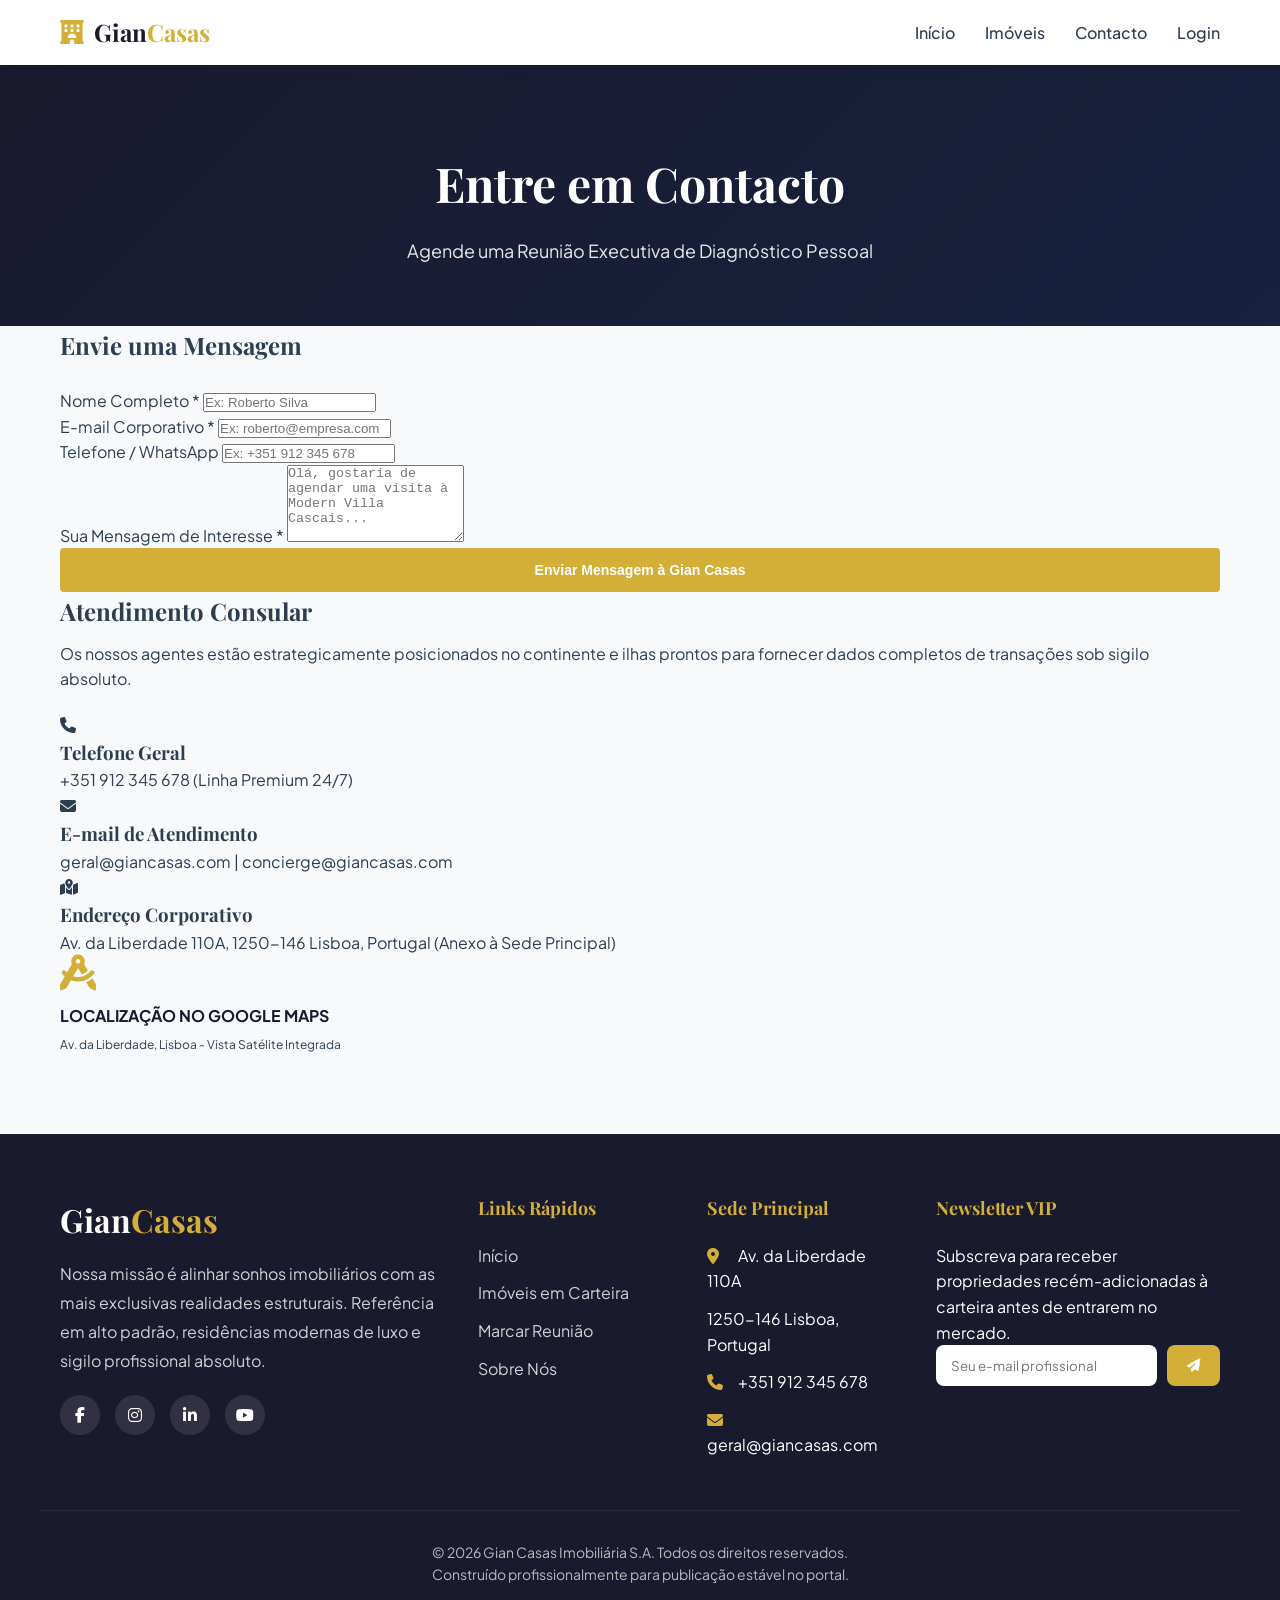
<file: contato.html>
<!DOCTYPE html>
<html lang="pt-PT">
<head>
    <meta charset="UTF-8">
    <meta name="viewport" content="width=device-width, initial-scale=1.0">
    <title>Contacto Consulares - Gian Casas</title>
    <!-- Google Fonts -->
    <link rel="preconnect" href="https://fonts.googleapis.com">
    <link rel="preconnect" href="https://fonts.gstatic.com" crossorigin>
    <link href="https://fonts.googleapis.com/css2?family=Playfair+Display:ital,wght@0,400..900;1,400..900&family=Plus+Jakarta+Sans:ital,wght@0,200..800;1,200..800&display=swap" rel="stylesheet">
    <!-- Font Awesome Icons -->
    <link rel="stylesheet" href="https://cdnjs.cloudflare.com/ajax/libs/font-awesome/6.4.0/css/all.min.css">
    <!-- CSS Estilo -->
    <link rel="stylesheet" href="css/style.css">
</head>
<body>

    <!-- Header Navigation Section -->
    <header class="scrolled">
        <div class="container nav-container" style="height: 65px;">
            <a href="index.html" class="brand">
                <i class="fa-solid fa-hotel" style="color: var(--accent); font-size: 24px;"></i>
                <h1>Gian<span>Casas</span></h1>
            </a>

            <!-- Desktop Links -->
            <nav class="desktop-nav" id="menuNavegacao">
    <a href="index.html" class="nav-link">Início</a>
    <a href="imoveis.html" class="nav-link">Imóveis</a>
    <a href="contato.html" class="nav-link">Contacto</a>
    <a href="login.html" class="nav-link" id="linkLogin">Login</a>
</nav>

            <!-- Hamburger Button for Mobile -->
            <button class="mobile-nav-toggle">&#9776;</button>
        </div>

        <!-- Mobile Drawer Links -->
        <div class="mobile-menu">
            <a href="index.html">Início</a>
            <a href="imoveis.html">Imóveis</a>
            <a href="contato.html">Contacto</a>
            <a href="contato.html" class="btn btn-primary" style="margin-top: 20px;">Falar com Corretor</a>
        </div>
    </header>

    <!-- Page Header (Inner Banner) -->
    <section class="page-header">
        <div class="container">
            <h1>Entre em Contacto</h1>
            <p>Agende uma Reunião Executiva de Diagnóstico Pessoal</p>
        </div>
    </section>

    <!-- Contact Grid System -->
    <section class="container">
        <div class="contact-grid">
            
            <!-- Contact Form Panel -->
            <div class="contact-form-panel">
                <h2 style="font-size: 24px; margin-bottom: 24px;">Envie uma Mensagem</h2>
                <form id="gianContactForm">
                    <!-- Client Name input -->
                    <div class="form-group">
                        <label for="contactNome">Nome Completo *</label>
                        <input type="text" id="contactNome" placeholder="Ex: Roberto Silva" required>
                    </div>

                    <!-- Client Email input -->
                    <div class="form-group">
                        <label for="contactEmail">E-mail Corporativo *</label>
                        <input type="email" id="contactEmail" placeholder="Ex: roberto@empresa.com" required>
                    </div>

                    <!-- Client Phone input -->
                    <div class="form-group">
                        <label for="contactTelefone">Telefone / WhatsApp</label>
                        <input type="tel" id="contactTelefone" placeholder="Ex: +351 912 345 678">
                    </div>

                    <!-- Client Message TextArea input -->
                    <div class="form-group">
                        <label for="contactMensagem">Sua Mensagem de Interesse *</label>
                        <textarea id="contactMensagem" rows="5" placeholder="Olá, gostaria de agendar uma visita à Modern Villa Cascais..." required></textarea>
                    </div>

                    <!-- Action Submit -->
                    <button type="submit" class="btn btn-primary" style="width: 100%; border-radius: 4px; padding: 14px 0;">Enviar Mensagem à Gian Casas</button>
                </form>
            </div>

            <!-- Coordinate Panel and Map Placeholder -->
            <div class="contact-info-panel">
                <h2 style="font-size: 24px; margin-bottom: 10px;">Atendimento Consular</h2>
                <p style="color: var(--text-muted); margin-bottom: 20px;">Os nossos agentes estão estrategicamente posicionados no continente e ilhas prontos para fornecer dados completos de transações sob sigilo absoluto.</p>

                <!-- Phone Item -->
                <div class="info-item">
                    <div class="info-icon"><i class="fa-solid fa-phone"></i></div>
                    <div class="info-details">
                        <h3>Telefone Geral</h3>
                        <p>+351 912 345 678 (Linha Premium 24/7)</p>
                    </div>
                </div>

                <!-- Email Item -->
                <div class="info-item">
                    <div class="info-icon"><i class="fa-solid fa-envelope"></i></div>
                    <div class="info-details">
                        <h3>E-mail de Atendimento</h3>
                        <p>geral@giancasas.com | concierge@giancasas.com</p>
                    </div>
                </div>

                <!-- Address Item -->
                <div class="info-item">
                    <div class="info-icon"><i class="fa-solid fa-map-location-dot"></i></div>
                    <div class="info-details">
                        <h3>Endereço Corporativo</h3>
                        <p>Av. da Liberdade 110A, 1250-146 Lisboa, Portugal (Anexo à Sede Principal)</p>
                    </div>
                </div>

                <!-- Embedded Map Stylized Box -->
                <div class="map-container">
                    <div class="map-placeholder">
                        <i class="fa-solid fa-compass-drafting" style="font-size: 36px; color: var(--accent); margin-bottom: 12px;"></i>
                        <h4 style="font-family: var(--font-body); font-weight:700; color: var(--primary);">LOCALIZAÇÃO NO GOOGLE MAPS</h4>
                        <p style="font-size: 12px; margin-top: 6px;">Av. da Liberdade, Lisboa - Vista Satélite Integrada</p>
                    </div>
                </div>
            </div>

        </div>
    </section>

    <!-- Footer -->
    <footer>
        <div class="container footer-grid">
            <div class="footer-brand">
                <h2>Gian<span>Casas</span></h2>
                <p>Nossa missão é alinhar sonhos imobiliários com as mais exclusivas realidades estruturais. Referência em alto padrão, residências modernas de luxo e sigilo profissional absoluto.</p>
                <div class="footer-socials">
                    <a href="#" class="social-icon"><i class="fa-brands fa-facebook-f"></i></a>
                    <a href="#" class="social-icon"><i class="fa-brands fa-instagram"></i></a>
                    <a href="#" class="social-icon"><i class="fa-brands fa-linkedin-in"></i></a>
                    <a href="#" class="social-icon"><i class="fa-brands fa-youtube"></i></a>
                </div>
            </div>

            <div class="footer-col">
                <h3>Links Rápidos</h3>
                <ul class="footer-links">
                    <li><a href="index.html">Início</a></li>
                    <li><a href="imoveis.html">Imóveis em Carteira</a></li>
                    <li><a href="contato.html">Marcar Reunião</a></li>
                    <li><a href="index.html#sobre">Sobre Nós</a></li>
                </ul>
            </div>

            <div class="footer-col">
                <h3>Sede Principal</h3>
                <ul class="footer-links" style="pointer-events: none;">
                    <li><i class="fa-solid fa-location-dot" style="color: var(--accent);"></i> Av. da Liberdade 110A</li>
                    <li>1250-146 Lisboa, Portugal</li>
                    <li><i class="fa-solid fa-phone" style="color: var(--accent);"></i> +351 912 345 678</li>
                    <li><i class="fa-solid fa-envelope" style="color: var(--accent);"></i> geral@giancasas.com</li>
                </ul>
            </div>

            <div class="footer-newsletter">
                <h3>Newsletter VIP</h3>
                <p>Subscreva para receber propriedades recém-adicionadas à carteira antes de entrarem no mercado.</p>
                <form class="newsletter-form">
                    <input type="email" placeholder="Seu e-mail profissional" required>
                    <button type="submit"><i class="fa-solid fa-paper-plane"></i></button>
                </form>
            </div>
        </div>

        <div class="container footer-bottom">
            <p>&copy; 2026 Gian Casas Imobiliária S.A. Todos os direitos reservados.</p>
            <p>Construído profissionalmente para publicação estável no portal.</p>
        </div>
    </footer>

    <!-- Toast Component for notifications dynamic -->
    <div id="js-toast-message" class="toast"></div>

    <!-- JS Files -->
    <script src="js/main.js"></script>
</body>
</html>
</file>
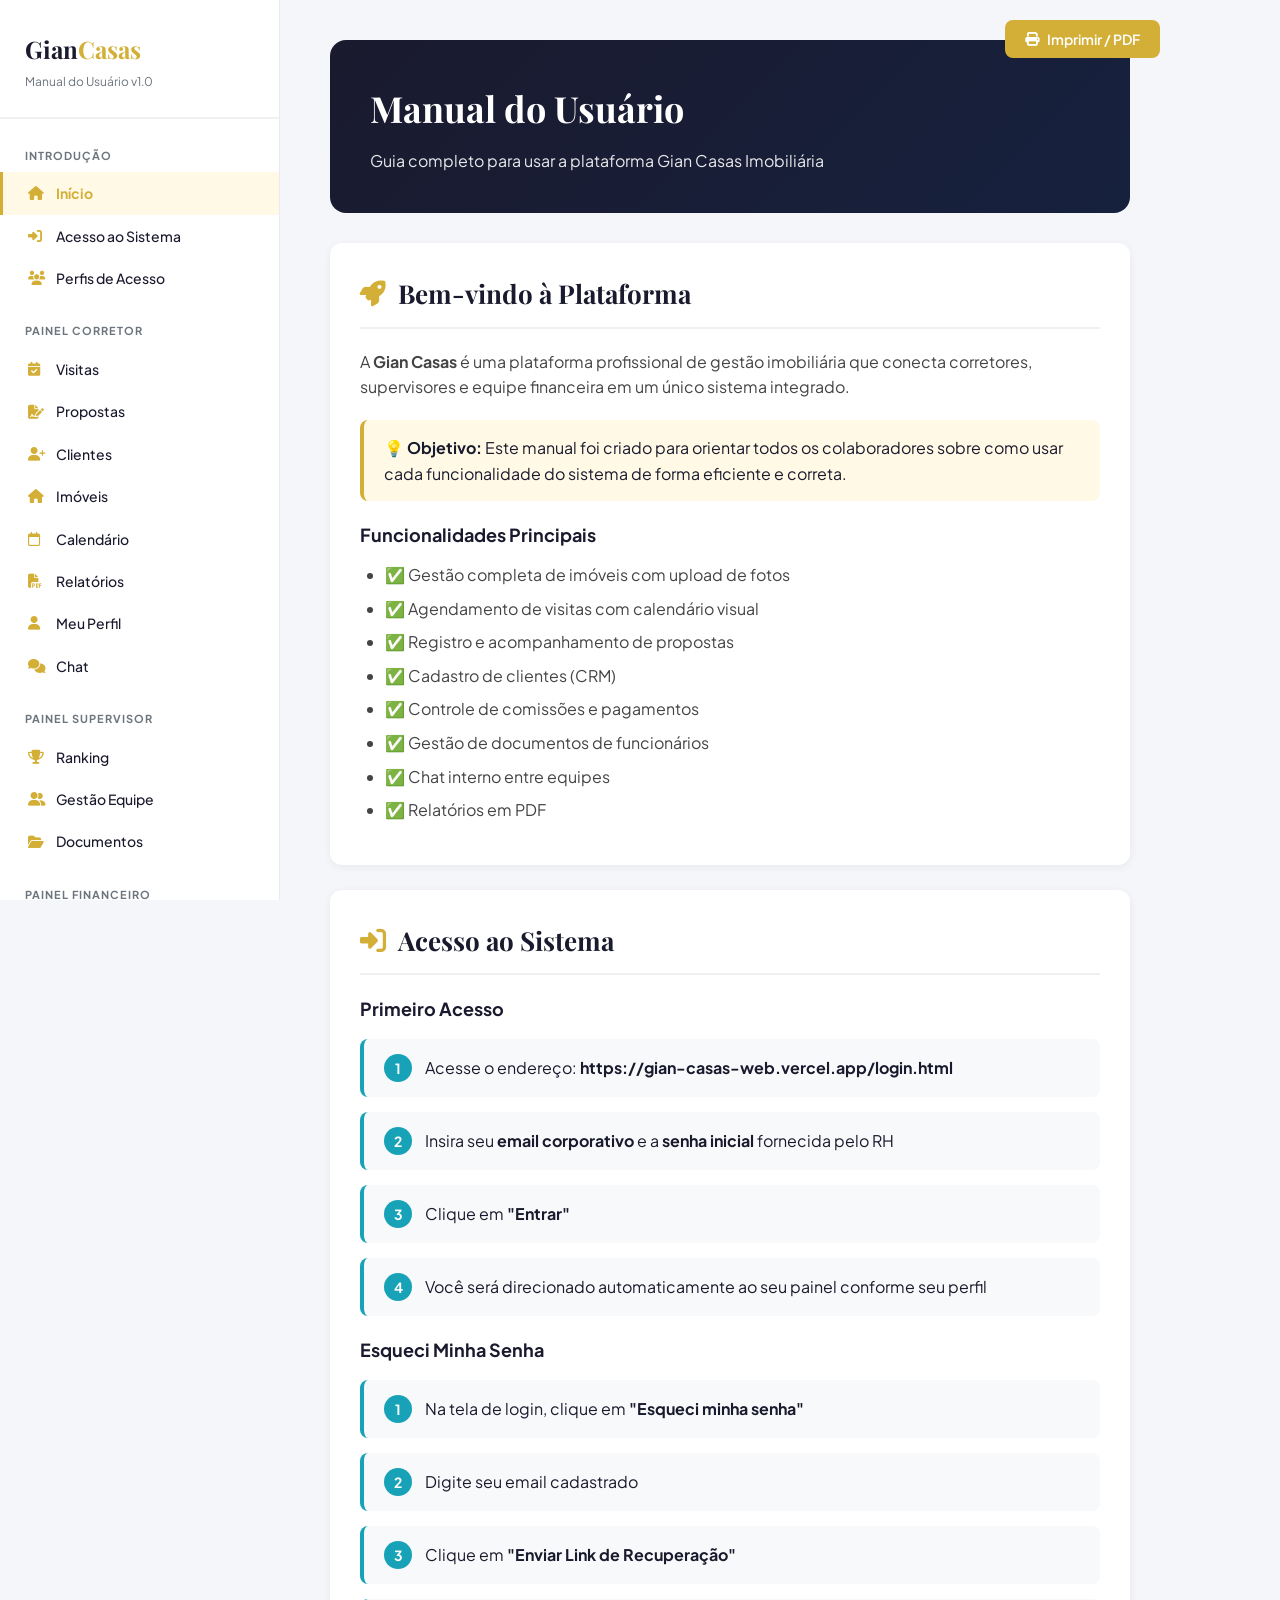
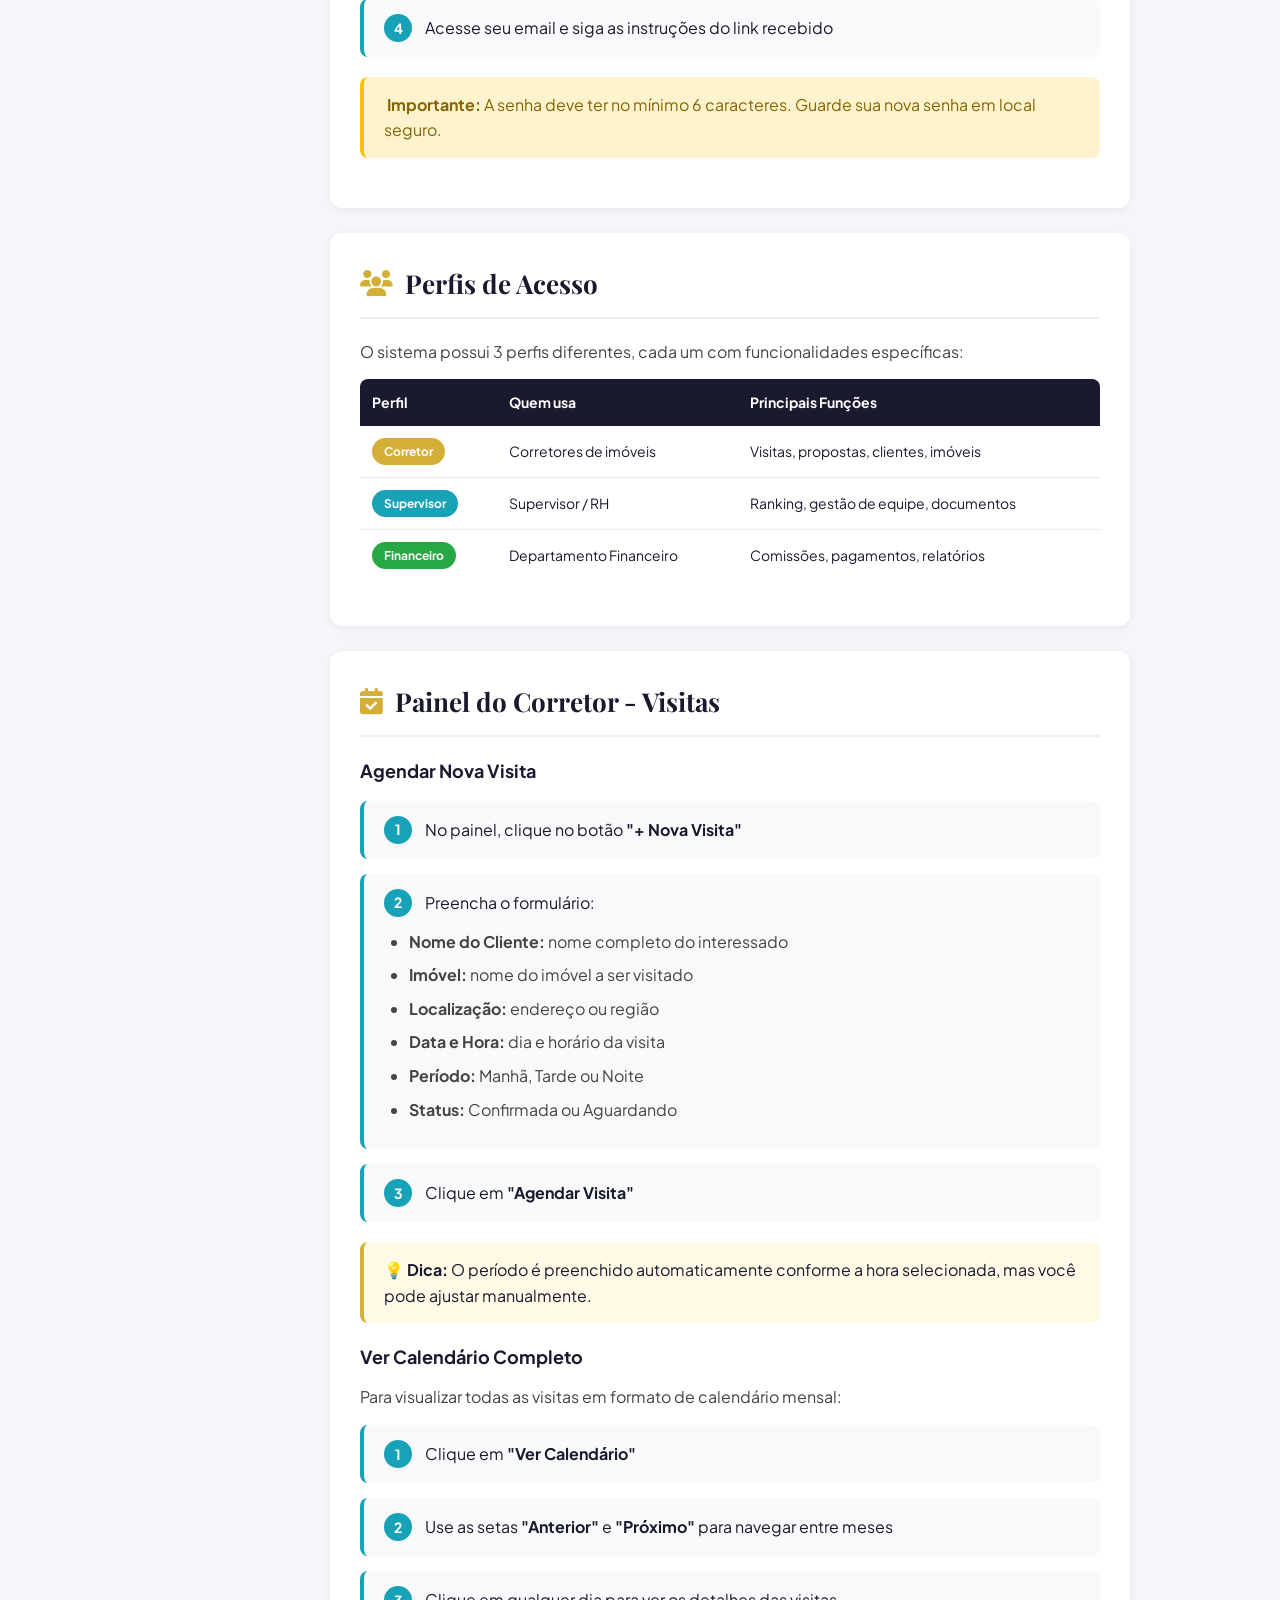
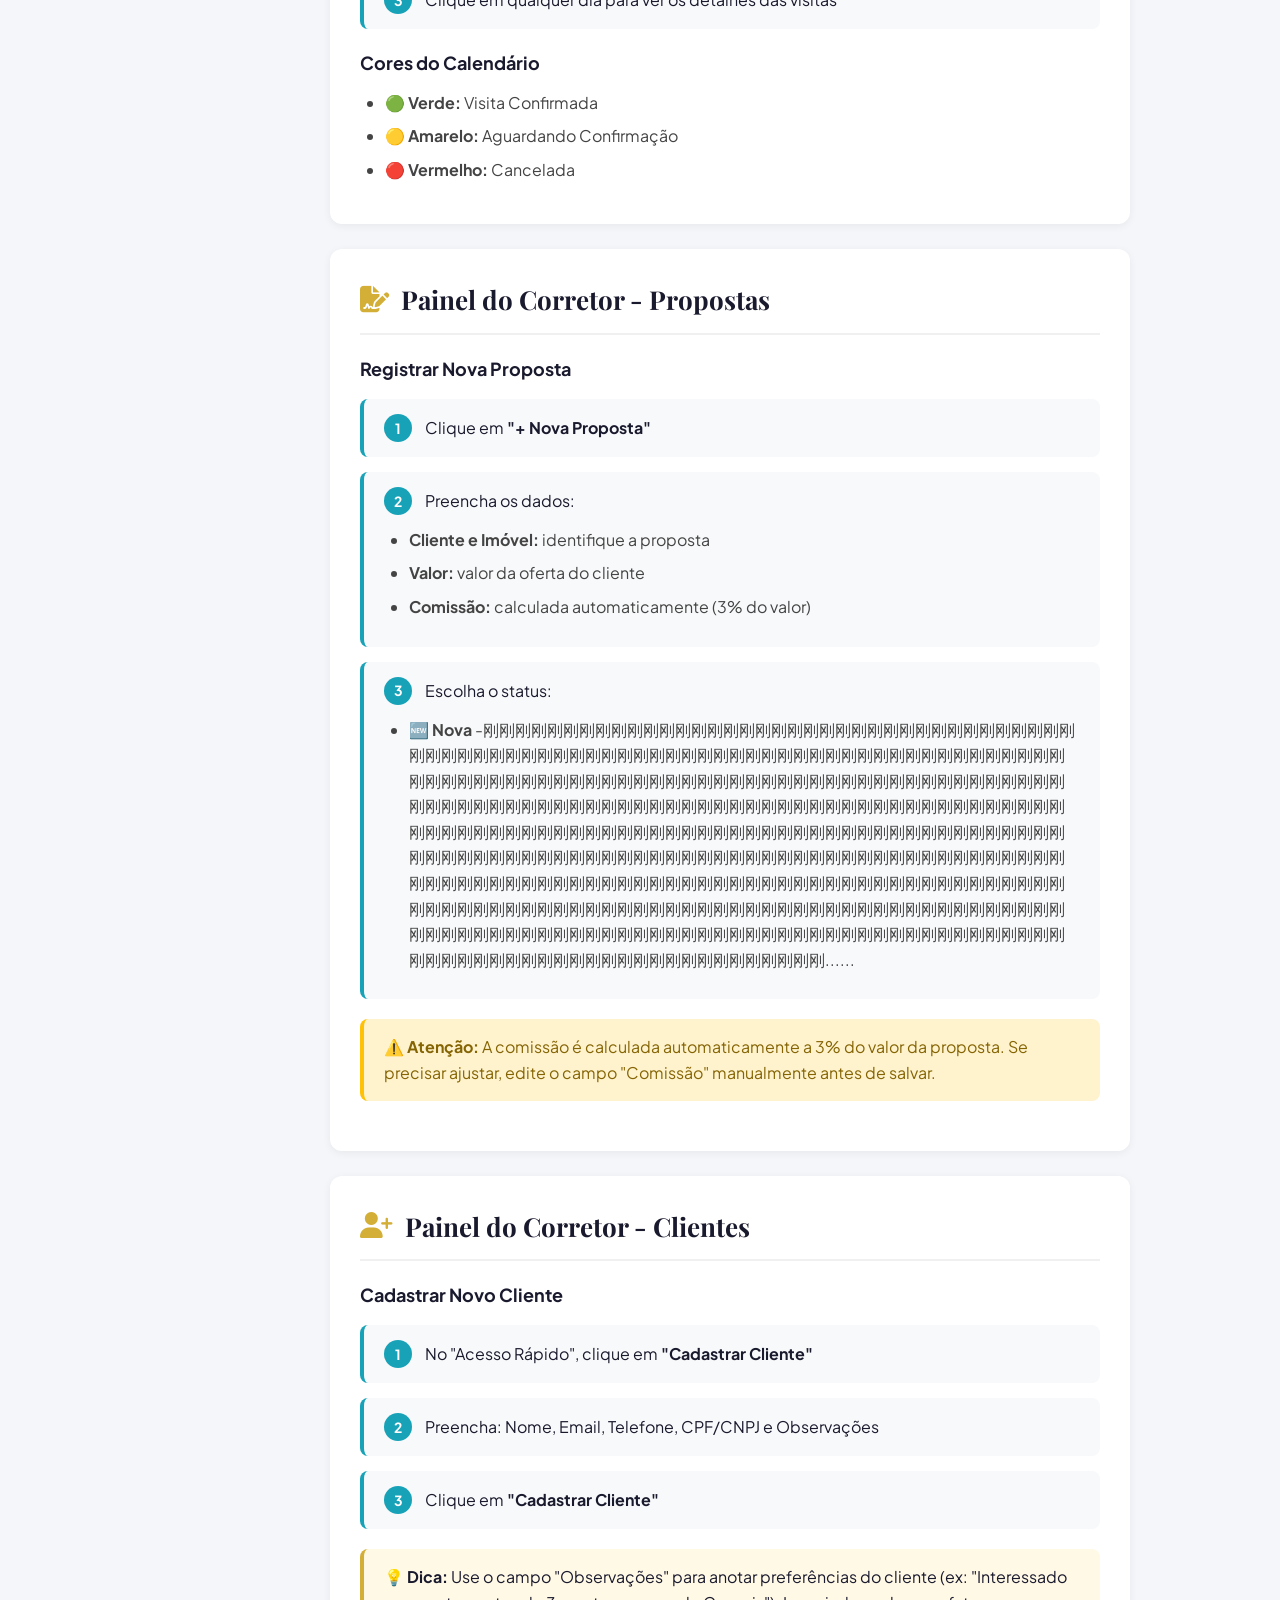
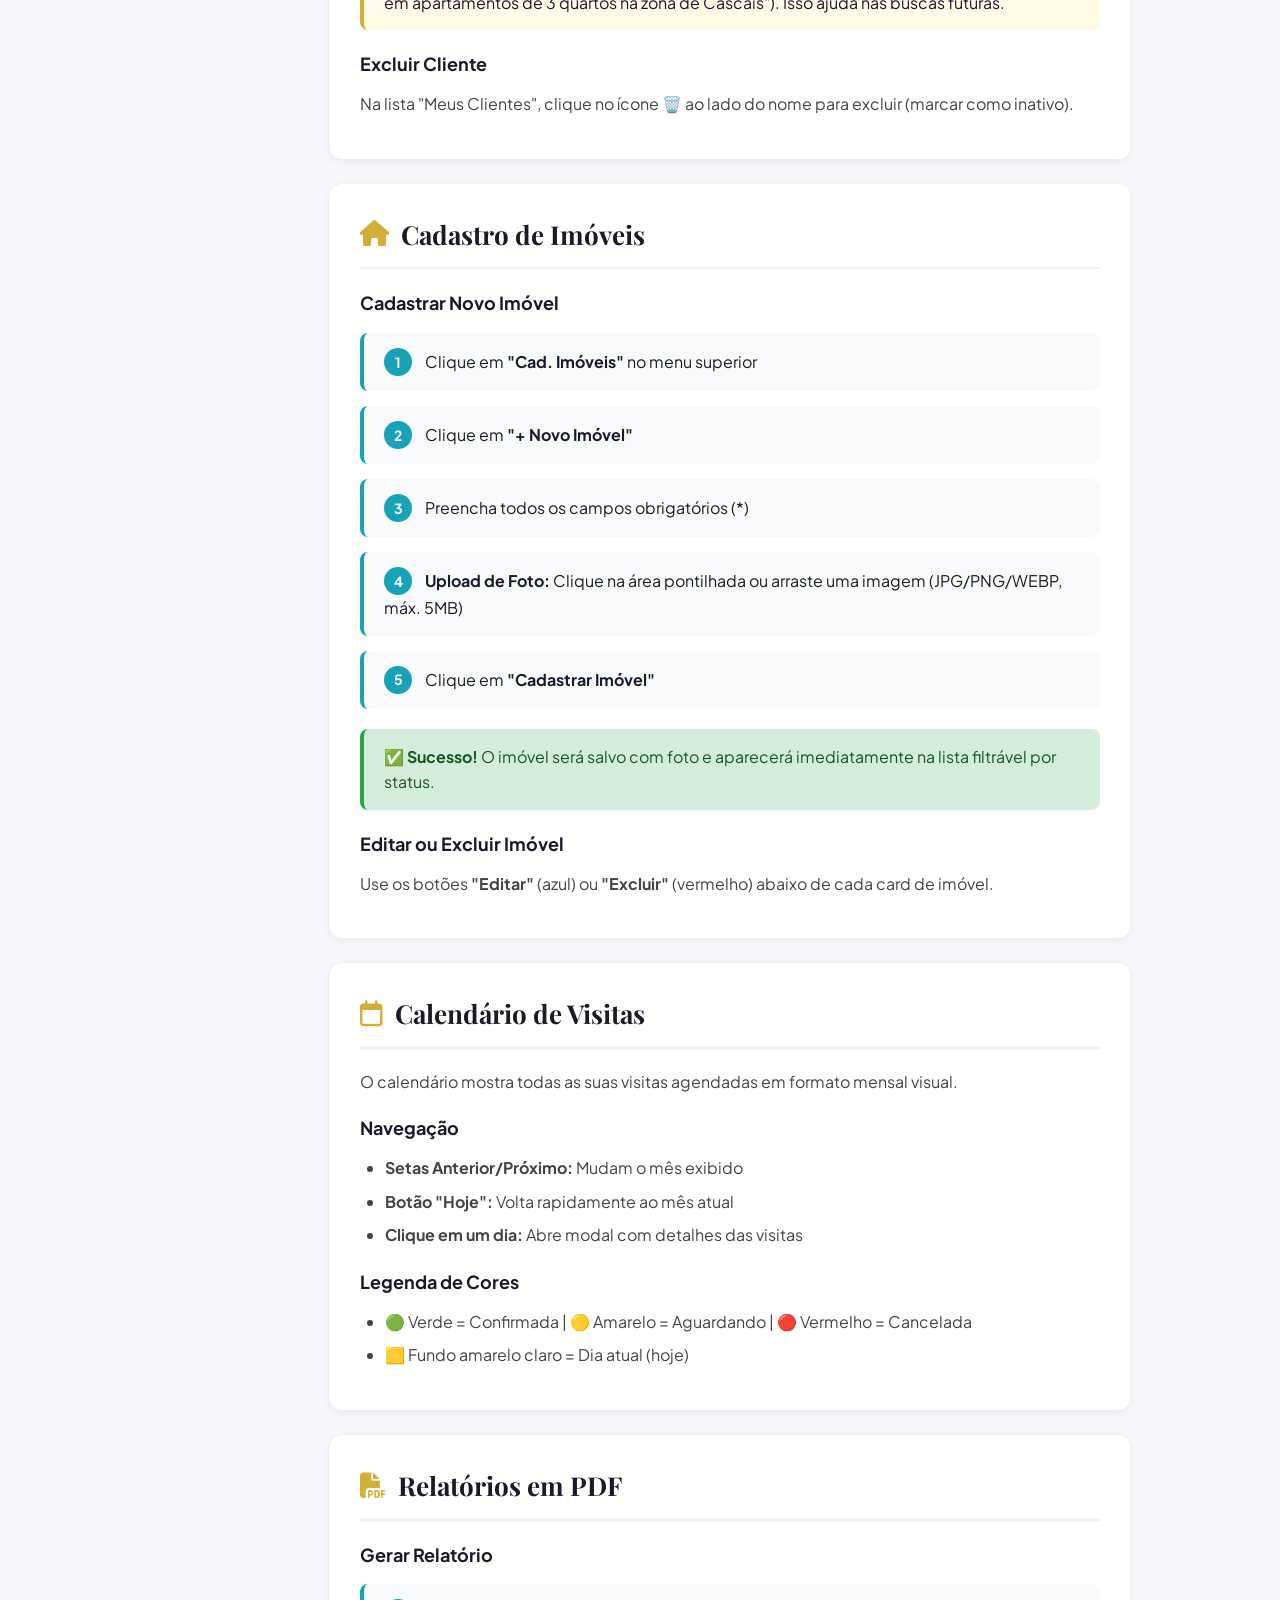
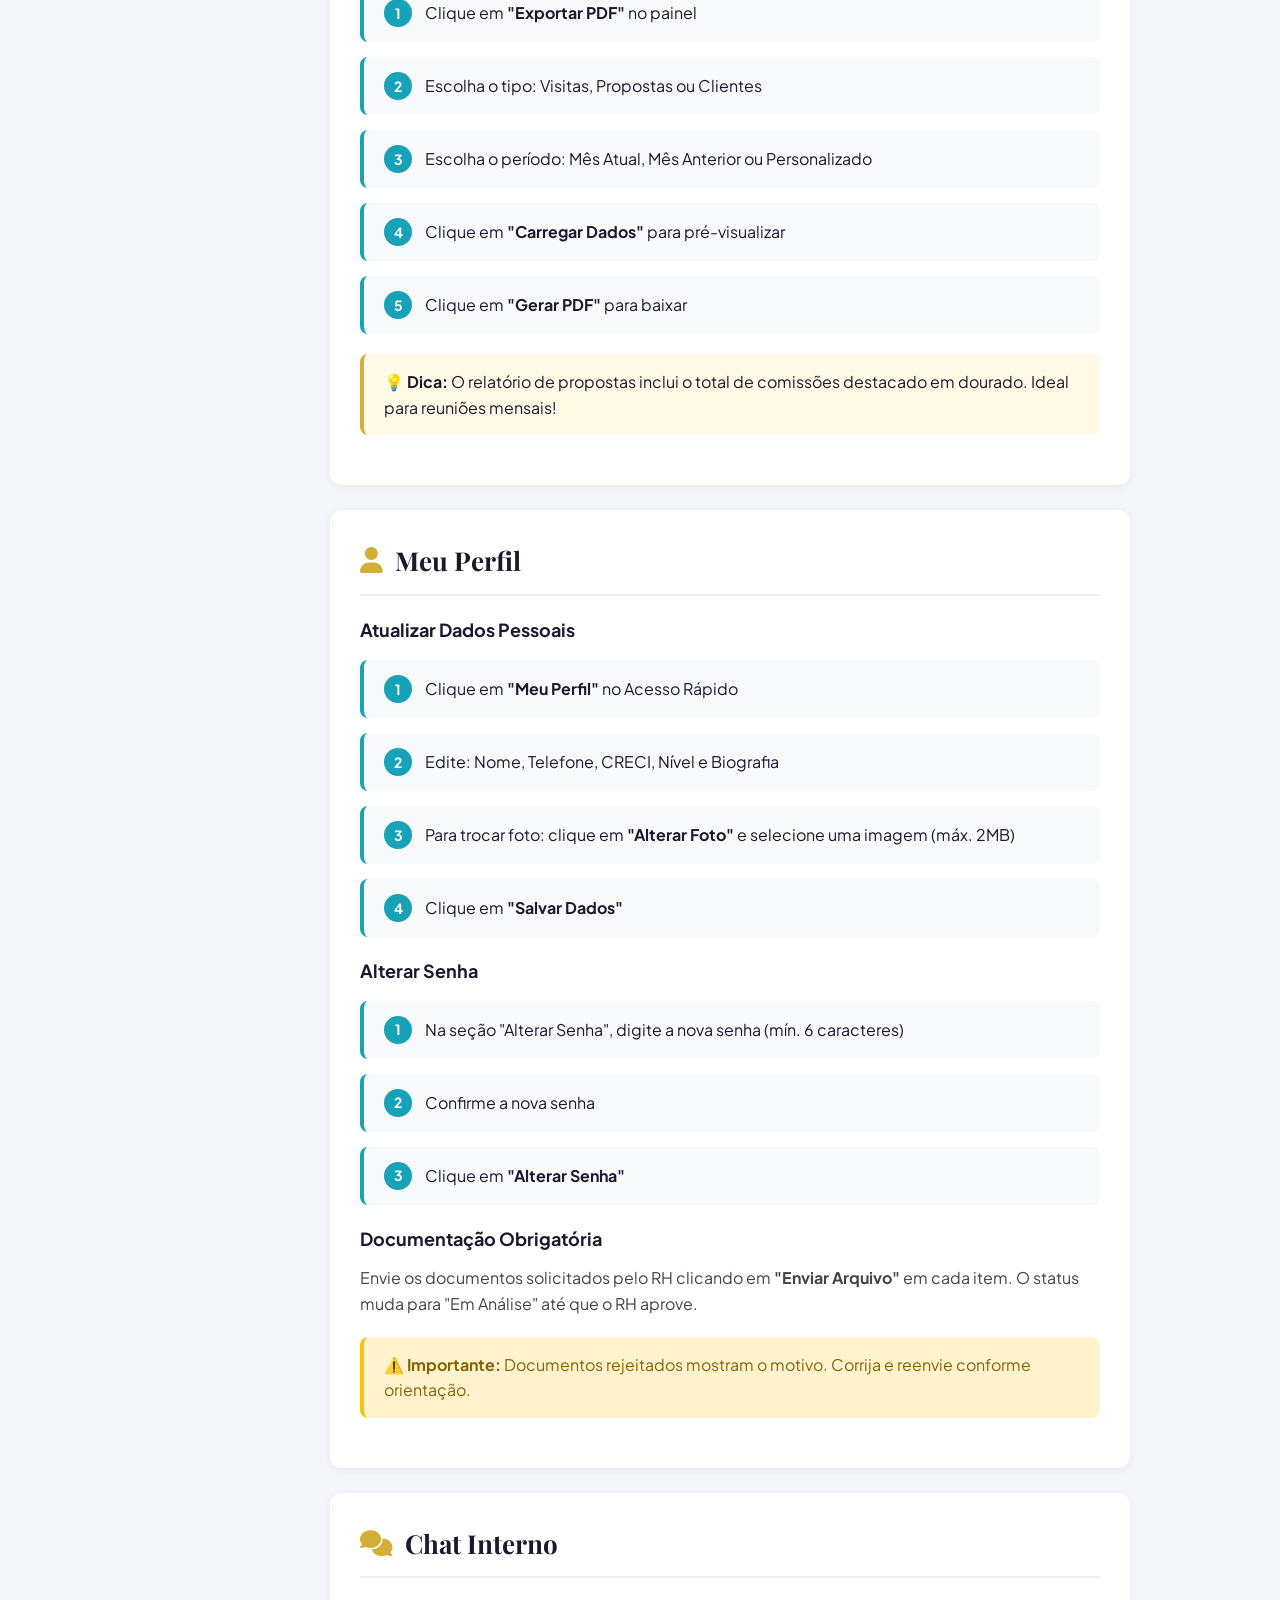
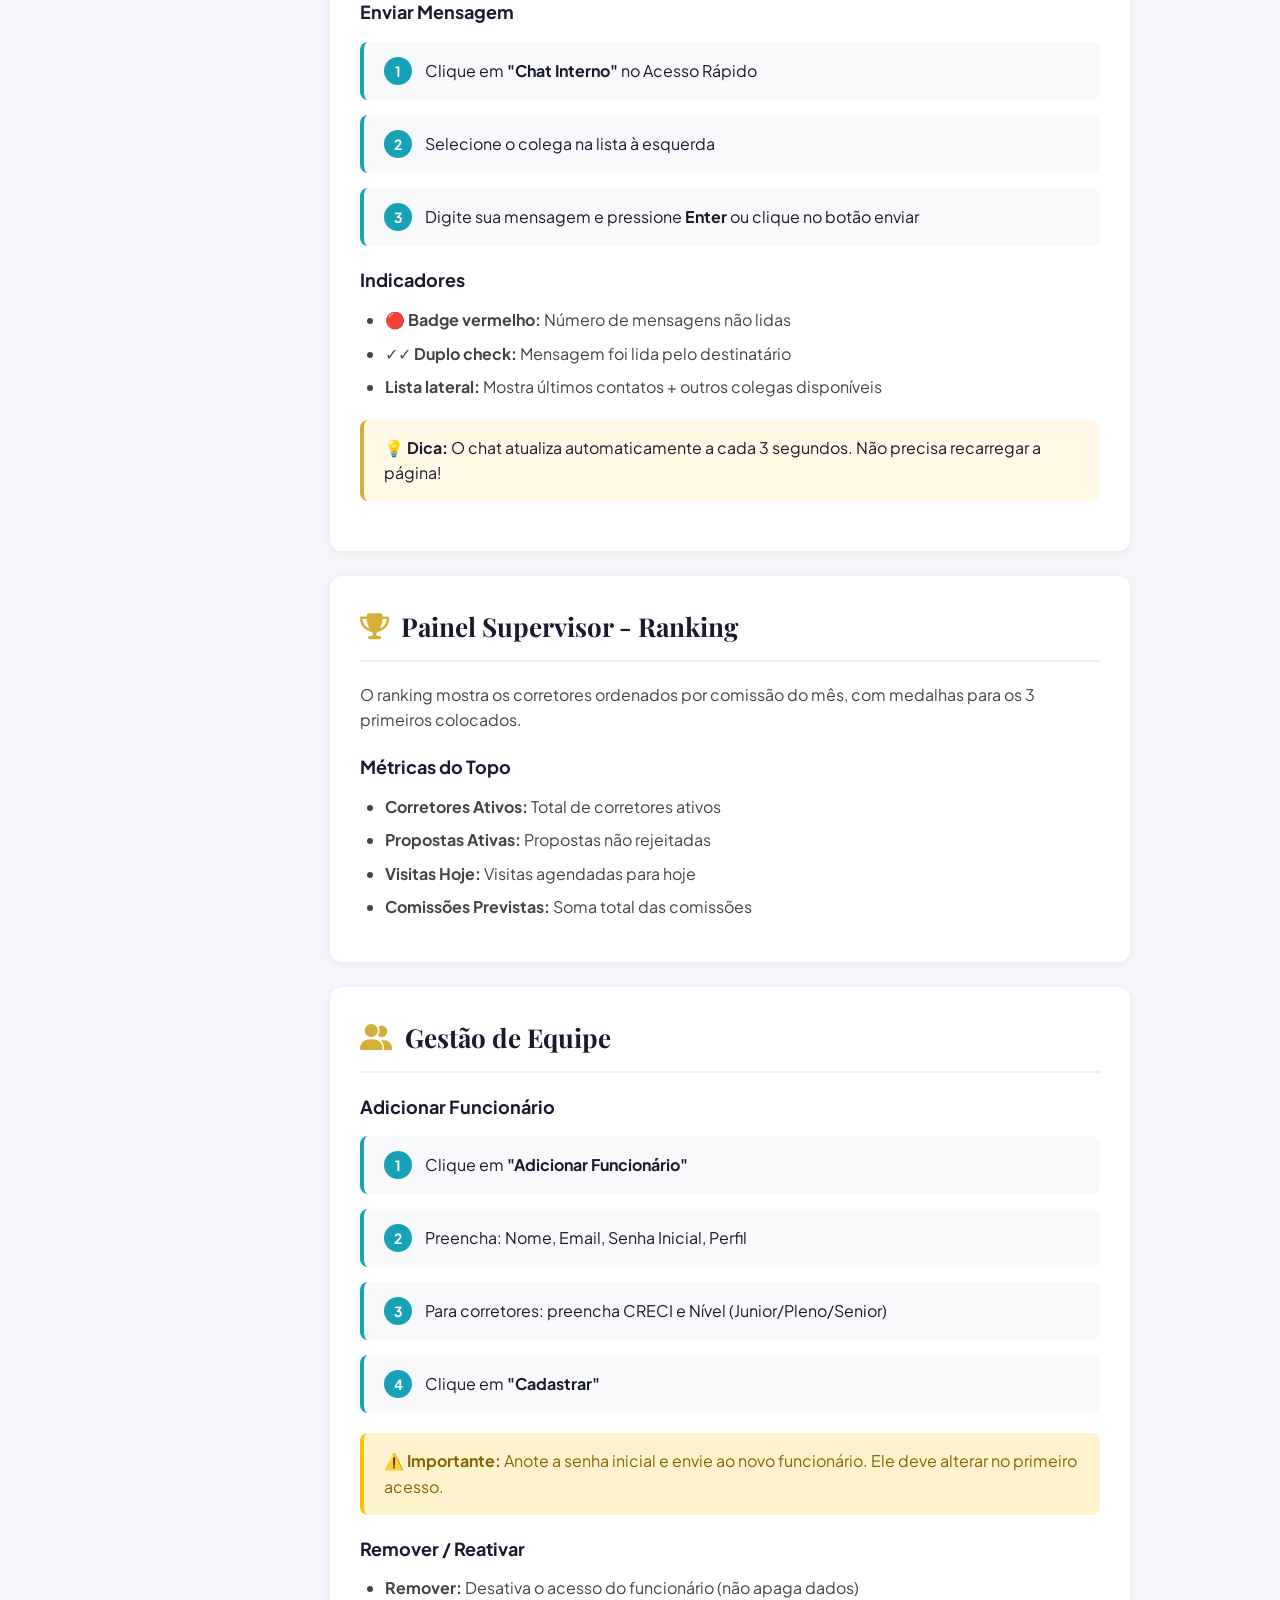
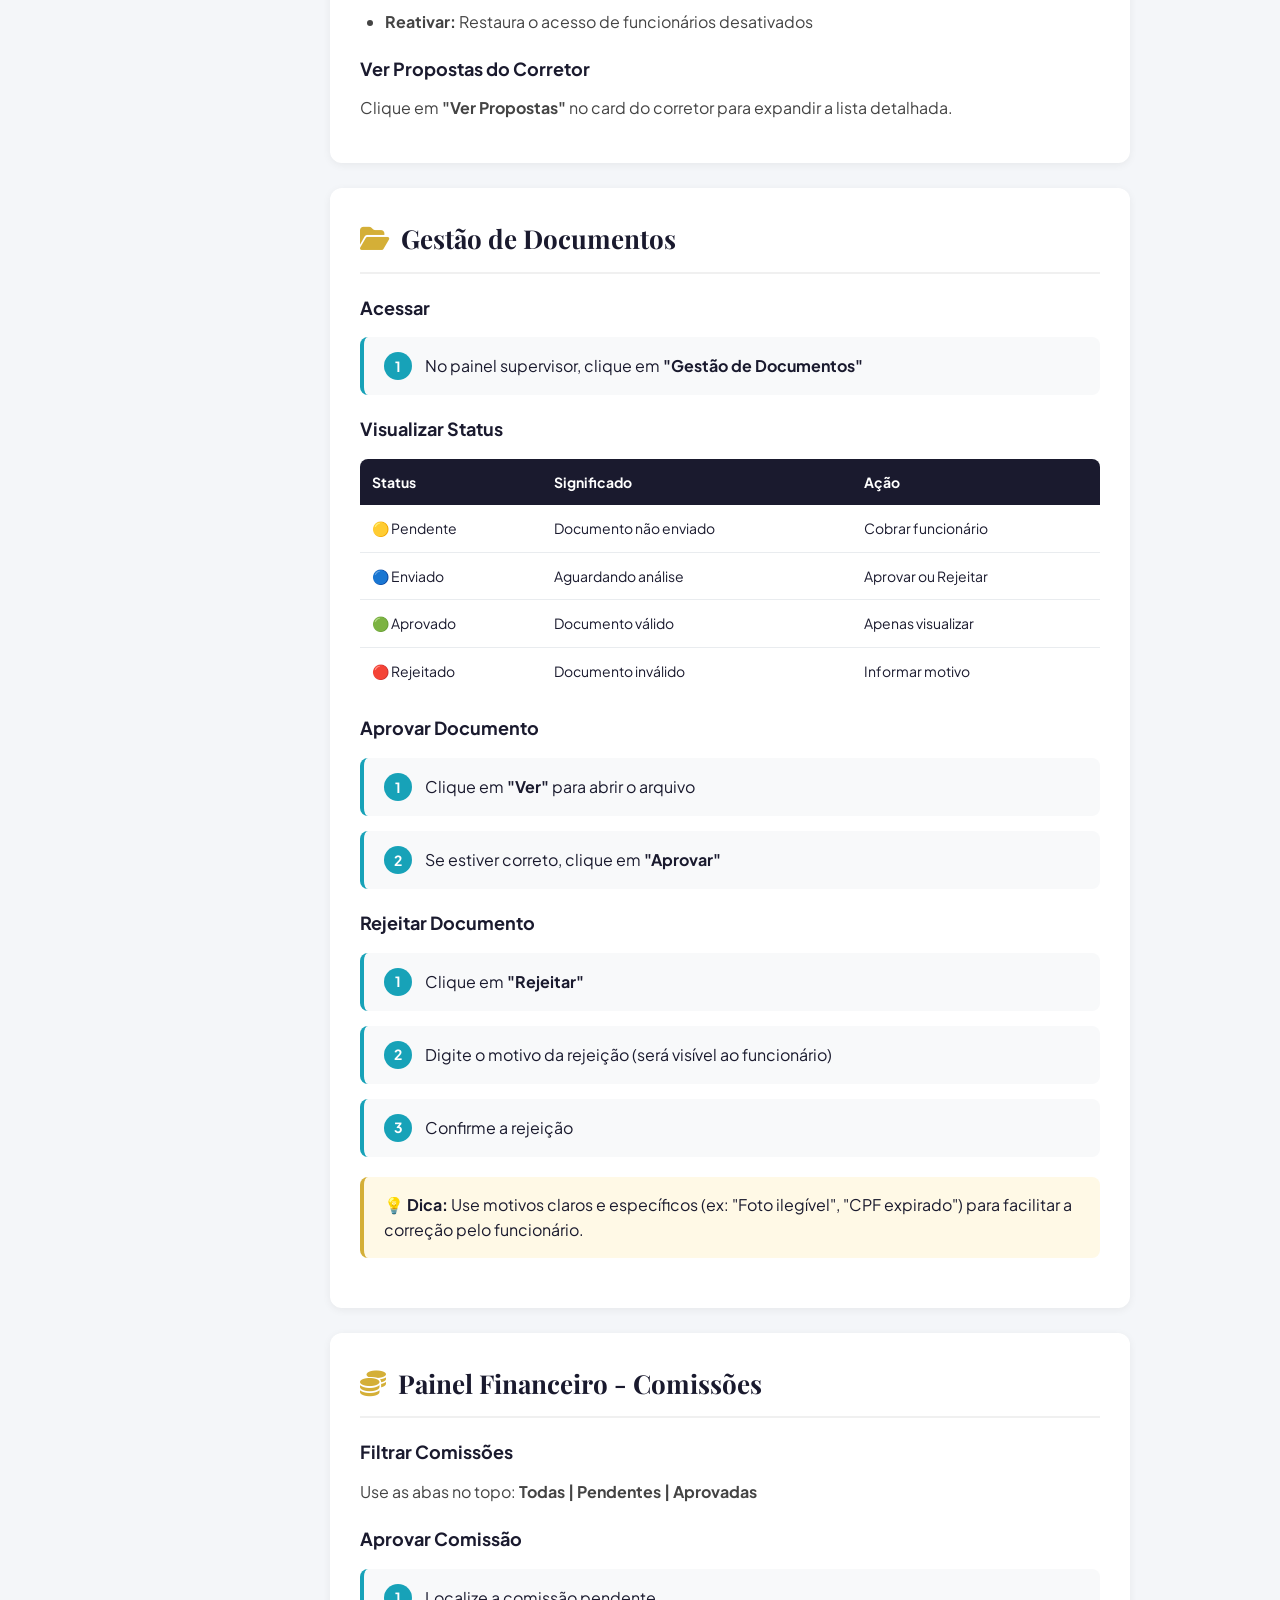
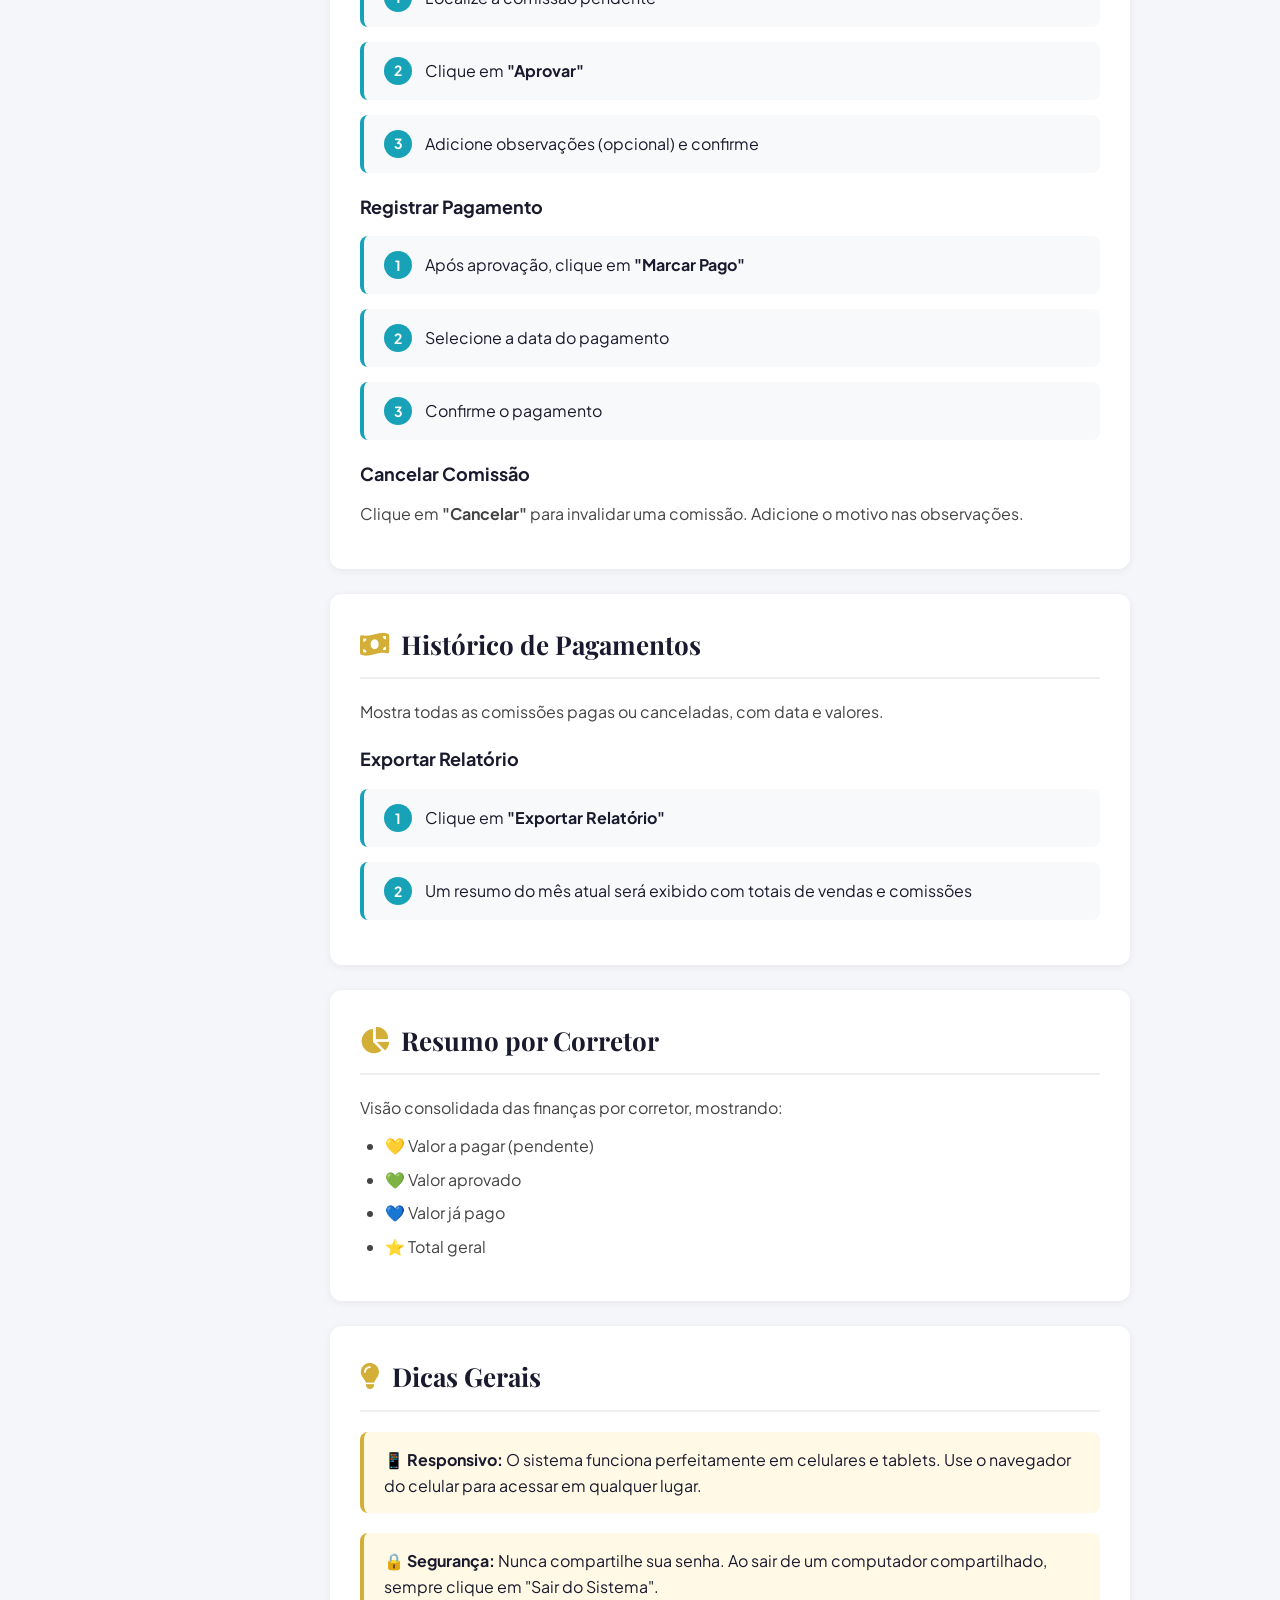
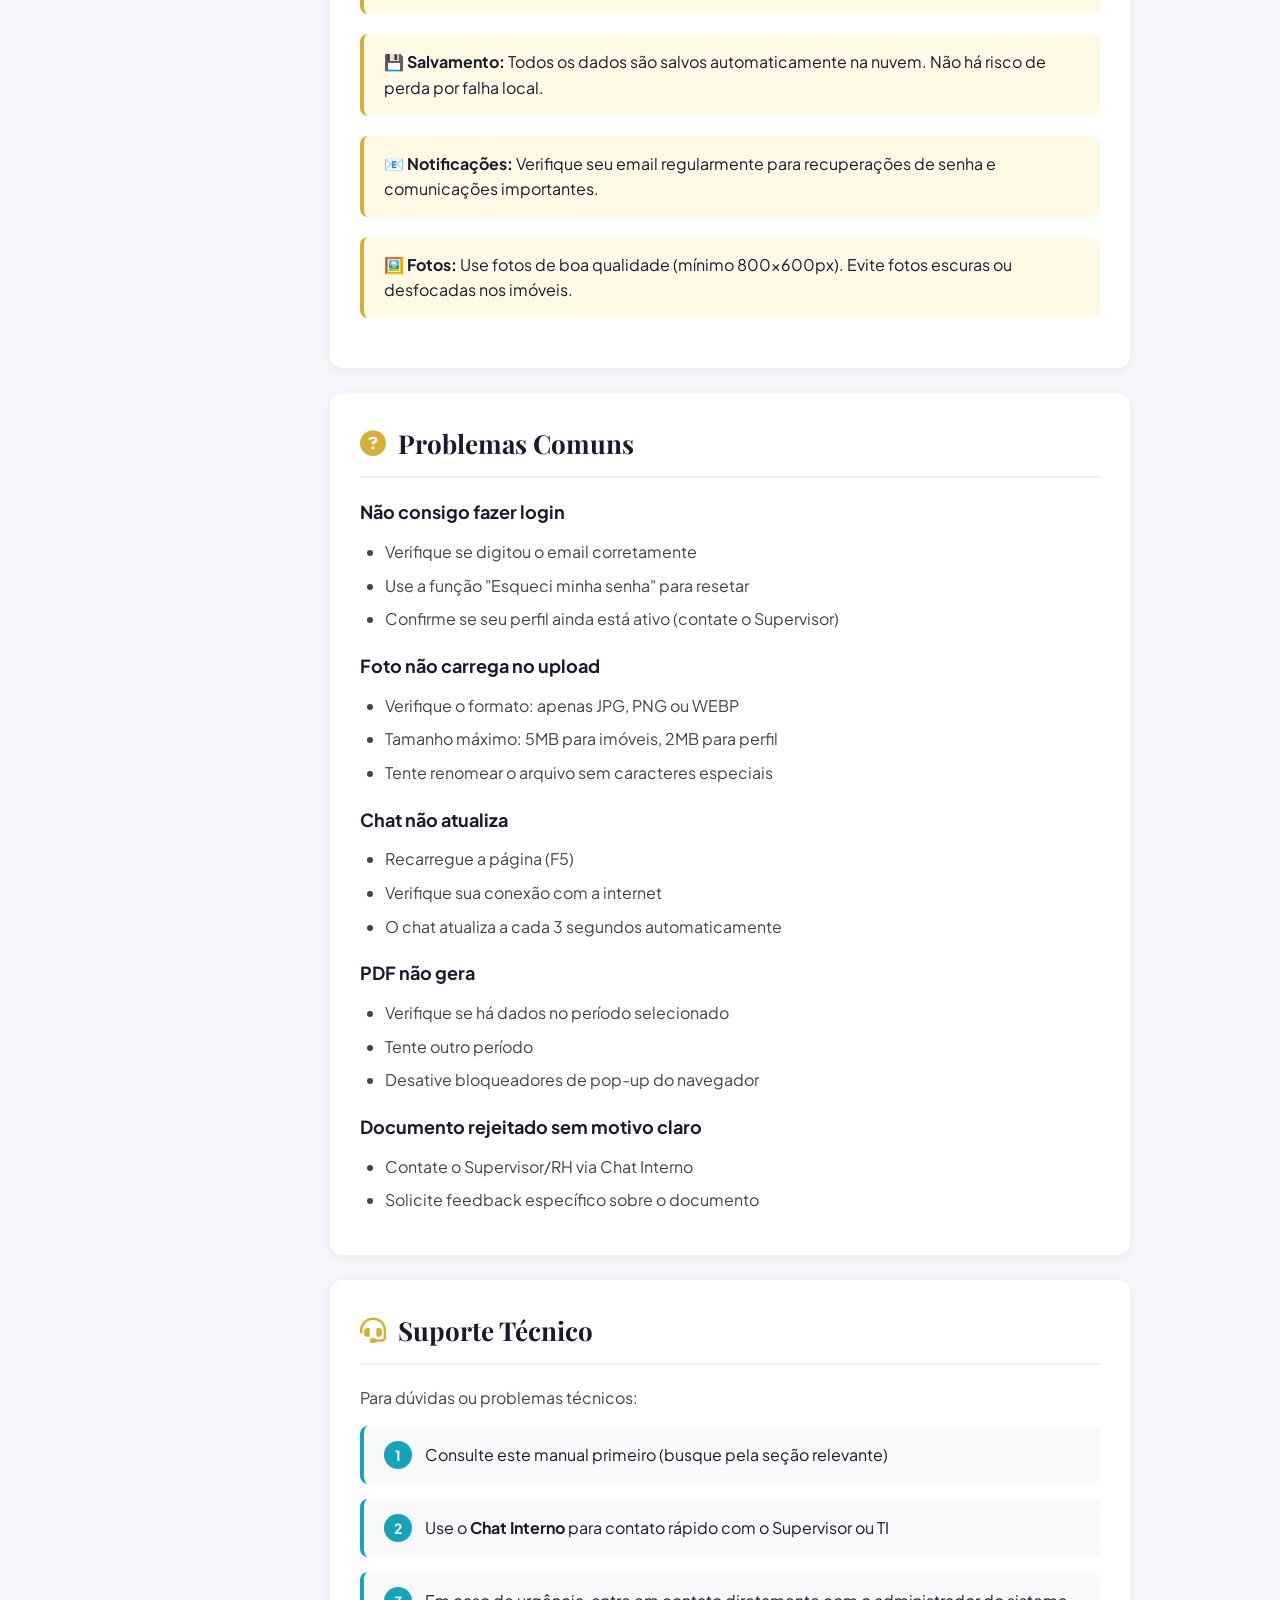
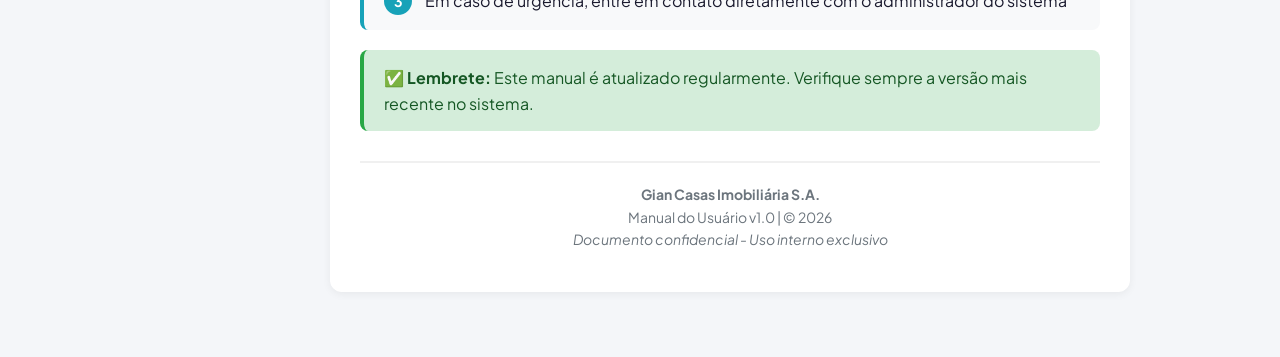
<file: manual.html>
<!DOCTYPE html>
<html lang="pt-BR">
<head>
    <meta charset="UTF-8">
    <meta name="viewport" content="width=device-width, initial-scale=1.0">
    <title>Manual de Uso - Gian Casas</title>
    <link rel="preconnect" href="https://fonts.googleapis.com">
    <link rel="preconnect" href="https://fonts.gstatic.com" crossorigin>
    <link href="https://fonts.googleapis.com/css2?family=Playfair+Display:wght@400;700;900&family=Plus+Jakarta+Sans:wght@300;400;500;600;700;800&display=swap" rel="stylesheet">
    <link rel="stylesheet" href="https://cdnjs.cloudflare.com/ajax/libs/font-awesome/6.4.0/css/all.min.css">
    <style>
        :root {
            --primary: #1a1a2e; --secondary: #16213e; --accent: #d4af37;
            --accent-hover: #b8941f; --success: #28a745; --warning: #ffc107;
            --danger: #dc3545; --info: #17a2b8; --panel-bg: #f4f6f9;
            --card-bg: #ffffff; --text-light: #6c757d;
        }
        * { margin: 0; padding: 0; box-sizing: border-box; }
        body { font-family: 'Plus Jakarta Sans', sans-serif; background: var(--panel-bg); color: var(--primary); line-height: 1.6; }
        
        /* Layout */
        .manual-layout { display: grid; grid-template-columns: 280px 1fr; min-height: 100vh; }
        @media (max-width: 900px) { .manual-layout { grid-template-columns: 1fr; } .sidebar { position: relative !important; } }
        
        /* Sidebar */
        .sidebar {
            background: white; padding: 30px 0; border-right: 1px solid #e9ecef;
            position: sticky; top: 0; height: 100vh; overflow-y: auto;
        }
        .sidebar-brand {
            padding: 0 25px 25px; border-bottom: 2px solid #f0f0f0; margin-bottom: 20px;
        }
        .sidebar-brand h2 { font-family: 'Playfair Display', serif; color: var(--primary); font-size: 24px; }
        .sidebar-brand h2 span { color: var(--accent); }
        .sidebar-brand p { font-size: 12px; color: var(--text-light); margin-top: 4px; }
        
        .sidebar-section { margin-bottom: 15px; }
        .sidebar-section-title {
            font-size: 11px; font-weight: 700; color: var(--text-light);
            text-transform: uppercase; letter-spacing: 1px;
            padding: 8px 25px;
        }
        .sidebar-nav { list-style: none; }
        .sidebar-nav a {
            display: flex; align-items: center; gap: 10px;
            padding: 10px 25px; color: var(--primary); text-decoration: none;
            font-size: 14px; font-weight: 500; transition: all 0.2s;
            border-left: 3px solid transparent;
        }
        .sidebar-nav a:hover { background: #f8f9fa; border-left-color: var(--accent); }
        .sidebar-nav a.active { background: #fff9e6; border-left-color: var(--accent); color: var(--accent); font-weight: 700; }
        .sidebar-nav a i { width: 18px; color: var(--accent); }
        
        /* Conteúdo principal */
        .content { padding: 40px 50px; max-width: 900px; }
        @media (max-width: 600px) { .content { padding: 25px 20px; } }
        
        .content-header {
            background: linear-gradient(135deg, var(--primary), var(--secondary));
            color: white; padding: 40px; border-radius: 16px; margin-bottom: 30px;
        }
        .content-header h1 { font-family: 'Playfair Display', serif; font-size: 36px; margin-bottom: 10px; }
        .content-header p { opacity: 0.9; font-size: 16px; }
        
        .btn-print {
            position: absolute; top: 20px; right: 20px;
            padding: 10px 20px; background: var(--accent); color: white;
            border: none; border-radius: 8px; cursor: pointer;
            font-weight: 600; font-family: inherit; font-size: 14px;
            display: inline-flex; align-items: center; gap: 8px;
        }
        .btn-print:hover { background: var(--accent-hover); }
        
        /* Seções */
        .secao {
            background: white; border-radius: 12px; padding: 30px;
            margin-bottom: 25px; box-shadow: 0 2px 8px rgba(0,0,0,0.06);
        }
        .secao h2 {
            font-family: 'Playfair Display', serif; font-size: 26px;
            color: var(--primary); margin-bottom: 20px; padding-bottom: 12px;
            border-bottom: 2px solid #f0f0f0;
            display: flex; align-items: center; gap: 12px;
        }
        .secao h2 i { color: var(--accent); }
        .secao h3 { font-size: 18px; color: var(--primary); margin: 20px 0 12px; font-weight: 700; }
        .secao h4 { font-size: 15px; color: var(--accent); margin: 15px 0 8px; font-weight: 700; text-transform: uppercase; letter-spacing: 0.5px; }
        .secao p { margin-bottom: 12px; color: #444; }
        .secao ul, .secao ol { margin: 12px 0 12px 25px; color: #444; }
        .secao li { margin-bottom: 8px; }
        
        /* Boxes especiais */
        .dica {
            background: #fff9e6; border-left: 4px solid var(--accent);
            padding: 15px 20px; border-radius: 8px; margin: 20px 0;
        }
        .dica strong { color: var(--primary); }
        
        .atencao {
            background: #fff3cd; border-left: 4px solid var(--warning);
            padding: 15px 20px; border-radius: 8px; margin: 20px 0; color: #856404;
        }
        
        .sucesso {
            background: #d4edda; border-left: 4px solid var(--success);
            padding: 15px 20px; border-radius: 8px; margin: 20px 0; color: #155724;
        }
        
        .passo {
            background: #f8f9fa; padding: 15px 20px; border-radius: 8px;
            margin: 15px 0; border-left: 4px solid var(--info);
        }
        .passo-numero {
            display: inline-flex; align-items: center; justify-content: center;
            width: 28px; height: 28px; border-radius: 50%;
            background: var(--info); color: white; font-weight: 700;
            font-size: 14px; margin-right: 10px;
        }
        
        .tabela-perfil {
            width: 100%; border-collapse: collapse; margin: 15px 0;
            background: white; border-radius: 8px; overflow: hidden;
        }
        .tabela-perfil th {
            background: var(--primary); color: white;
            padding: 12px; text-align: left; font-size: 14px;
        }
        .tabela-perfil td {
            padding: 12px; border-bottom: 1px solid #e9ecef; font-size: 14px;
        }
        .tabela-perfil tr:last-child td { border-bottom: none; }
        .badge-perfil {
            display: inline-block; padding: 4px 12px; border-radius: 20px;
            font-size: 12px; font-weight: 700; color: white;
        }
        .badge-corretor { background: var(--accent); }
        .badge-supervisor { background: var(--info); }
        .badge-financeiro { background: var(--success); }
        
        .codigo {
            background: #2d2d2d; color: #f8f8f2; padding: 12px 16px;
            border-radius: 8px; font-family: 'Courier New', monospace;
            font-size: 14px; margin: 10px 0; overflow-x: auto;
        }
        
        @media print {
            .sidebar, .btn-print, .no-print { display: none !important; }
            .manual-layout { grid-template-columns: 1fr; }
            .content { max-width: 100%; padding: 20px; }
            .secao { box-shadow: none; page-break-inside: avoid; }
        }
    </style>
</head>
<body>
    <div class="manual-layout">
        <!-- SIDEBAR -->
        <aside class="sidebar">
            <div class="sidebar-brand">
                <h2>Gian<span>Casas</span></h2>
                <p>Manual do Usuário v1.0</p>
            </div>
            
            <div class="sidebar-section">
                <div class="sidebar-section-title">Introdução</div>
                <ul class="sidebar-nav">
                    <li><a href="#inicio" class="active"><i class="fa-solid fa-house"></i> Início</a></li>
                    <li><a href="#acesso"><i class="fa-solid fa-right-to-bracket"></i> Acesso ao Sistema</a></li>
                    <li><a href="#perfis"><i class="fa-solid fa-users"></i> Perfis de Acesso</a></li>
                </ul>
            </div>
            
            <div class="sidebar-section">
                <div class="sidebar-section-title">Painel Corretor</div>
                <ul class="sidebar-nav">
                    <li><a href="#corretor-visitas"><i class="fa-solid fa-calendar-check"></i> Visitas</a></li>
                    <li><a href="#corretor-propostas"><i class="fa-solid fa-file-signature"></i> Propostas</a></li>
                    <li><a href="#corretor-clientes"><i class="fa-solid fa-user-plus"></i> Clientes</a></li>
                    <li><a href="#corretor-imoveis"><i class="fa-solid fa-house"></i> Imóveis</a></li>
                    <li><a href="#corretor-calendario"><i class="fa-regular fa-calendar"></i> Calendário</a></li>
                    <li><a href="#corretor-relatorios"><i class="fa-solid fa-file-pdf"></i> Relatórios</a></li>
                    <li><a href="#corretor-perfil"><i class="fa-solid fa-user"></i> Meu Perfil</a></li>
                    <li><a href="#corretor-chat"><i class="fa-solid fa-comments"></i> Chat</a></li>
                </ul>
            </div>
            
            <div class="sidebar-section">
                <div class="sidebar-section-title">Painel Supervisor</div>
                <ul class="sidebar-nav">
                    <li><a href="#supervisor-ranking"><i class="fa-solid fa-trophy"></i> Ranking</a></li>
                    <li><a href="#supervisor-equipe"><i class="fa-solid fa-user-group"></i> Gestão Equipe</a></li>
                    <li><a href="#supervisor-docs"><i class="fa-solid fa-folder-open"></i> Documentos</a></li>
                </ul>
            </div>
            
            <div class="sidebar-section">
                <div class="sidebar-section-title">Painel Financeiro</div>
                <ul class="sidebar-nav">
                    <li><a href="#financeiro-comissoes"><i class="fa-solid fa-coins"></i> Comissões</a></li>
                    <li><a href="#financeiro-pagamentos"><i class="fa-solid fa-money-bill-wave"></i> Pagamentos</a></li>
                    <li><a href="#financeiro-resumo"><i class="fa-solid fa-chart-pie"></i> Resumo</a></li>
                </ul>
            </div>
            
            <div class="sidebar-section">
                <div class="sidebar-section-title">Ajuda</div>
                <ul class="sidebar-nav">
                    <li><a href="#dicas"><i class="fa-solid fa-lightbulb"></i> Dicas</a></li>
                    <li><a href="#problemas"><i class="fa-solid fa-circle-question"></i> Problemas Comuns</a></li>
                    <li><a href="#suporte"><i class="fa-solid fa-headset"></i> Suporte</a></li>
                </ul>
            </div>
        </aside>
        
        <!-- CONTEÚDO -->
        <main class="content" style="position: relative;">
            <button class="btn-print no-print" onclick="window.print()">
                <i class="fa-solid fa-print"></i> Imprimir / PDF
            </button>
            
            <!-- INÍCIO -->
            <section id="inicio" class="content-header">
                <h1>Manual do Usuário</h1>
                <p>Guia completo para usar a plataforma Gian Casas Imobiliária</p>
            </section>
            
            <section class="secao">
                <h2><i class="fa-solid fa-rocket"></i> Bem-vindo à Plataforma</h2>
                <p>A <strong>Gian Casas</strong> é uma plataforma profissional de gestão imobiliária que conecta corretores, supervisores e equipe financeira em um único sistema integrado.</p>
                
                <div class="dica">
                    <strong>💡 Objetivo:</strong> Este manual foi criado para orientar todos os colaboradores sobre como usar cada funcionalidade do sistema de forma eficiente e correta.
                </div>
                
                <h3>Funcionalidades Principais</h3>
                <ul>
                    <li>✅ Gestão completa de imóveis com upload de fotos</li>
                    <li>✅ Agendamento de visitas com calendário visual</li>
                    <li>✅ Registro e acompanhamento de propostas</li>
                    <li>✅ Cadastro de clientes (CRM)</li>
                    <li>✅ Controle de comissões e pagamentos</li>
                    <li>✅ Gestão de documentos de funcionários</li>
                    <li>✅ Chat interno entre equipes</li>
                    <li>✅ Relatórios em PDF</li>
                </ul>
            </section>
            
            <!-- ACESSO -->
            <section id="acesso" class="secao">
                <h2><i class="fa-solid fa-right-to-bracket"></i> Acesso ao Sistema</h2>
                
                <h3>Primeiro Acesso</h3>
                <div class="passo">
                    <span class="passo-numero">1</span> Acesse o endereço: <strong>https://gian-casas-web.vercel.app/login.html</strong>
                </div>
                <div class="passo">
                    <span class="passo-numero">2</span> Insira seu <strong>email corporativo</strong> e a <strong>senha inicial</strong> fornecida pelo RH
                </div>
                <div class="passo">
                    <span class="passo-numero">3</span> Clique em <strong>"Entrar"</strong>
                </div>
                <div class="passo">
                    <span class="passo-numero">4</span> Você será direcionado automaticamente ao seu painel conforme seu perfil
                </div>
                
                <h3>Esqueci Minha Senha</h3>
                <div class="passo">
                    <span class="passo-numero">1</span> Na tela de login, clique em <strong>"Esqueci minha senha"</strong>
                </div>
                <div class="passo">
                    <span class="passo-numero">2</span> Digite seu email cadastrado
                </div>
                <div class="passo">
                    <span class="passo-numero">3</span> Clique em <strong>"Enviar Link de Recuperação"</strong>
                </div>
                <div class="passo">
                    <span class="passo-numero">4</span> Acesse seu email e siga as instruções do link recebido
                </div>
                
                <div class="atencao">
                    <strong>️ Importante:</strong> A senha deve ter no mínimo 6 caracteres. Guarde sua nova senha em local seguro.
                </div>
            </section>
            
            <!-- PERFIS -->
            <section id="perfis" class="secao">
                <h2><i class="fa-solid fa-users"></i> Perfis de Acesso</h2>
                <p>O sistema possui 3 perfis diferentes, cada um com funcionalidades específicas:</p>
                
                <table class="tabela-perfil">
                    <thead>
                        <tr>
                            <th>Perfil</th>
                            <th>Quem usa</th>
                            <th>Principais Funções</th>
                        </tr>
                    </thead>
                    <tbody>
                        <tr>
                            <td><span class="badge-perfil badge-corretor">Corretor</span></td>
                            <td>Corretores de imóveis</td>
                            <td>Visitas, propostas, clientes, imóveis</td>
                        </tr>
                        <tr>
                            <td><span class="badge-perfil badge-supervisor">Supervisor</span></td>
                            <td>Supervisor / RH</td>
                            <td>Ranking, gestão de equipe, documentos</td>
                        </tr>
                        <tr>
                            <td><span class="badge-perfil badge-financeiro">Financeiro</span></td>
                            <td>Departamento Financeiro</td>
                            <td>Comissões, pagamentos, relatórios</td>
                        </tr>
                    </tbody>
                </table>
            </section>
            
            <!-- CORRETOR: VISITAS -->
            <section id="corretor-visitas" class="secao">
                <h2><i class="fa-solid fa-calendar-check"></i> Painel do Corretor - Visitas</h2>
                
                <h3>Agendar Nova Visita</h3>
                <div class="passo">
                    <span class="passo-numero">1</span> No painel, clique no botão <strong>"+ Nova Visita"</strong>
                </div>
                <div class="passo">
                    <span class="passo-numero">2</span> Preencha o formulário:
                    <ul>
                        <li><strong>Nome do Cliente:</strong> nome completo do interessado</li>
                        <li><strong>Imóvel:</strong> nome do imóvel a ser visitado</li>
                        <li><strong>Localização:</strong> endereço ou região</li>
                        <li><strong>Data e Hora:</strong> dia e horário da visita</li>
                        <li><strong>Período:</strong> Manhã, Tarde ou Noite</li>
                        <li><strong>Status:</strong> Confirmada ou Aguardando</li>
                    </ul>
                </div>
                <div class="passo">
                    <span class="passo-numero">3</span> Clique em <strong>"Agendar Visita"</strong>
                </div>
                
                <div class="dica">
                    <strong>💡 Dica:</strong> O período é preenchido automaticamente conforme a hora selecionada, mas você pode ajustar manualmente.
                </div>
                
                <h3>Ver Calendário Completo</h3>
                <p>Para visualizar todas as visitas em formato de calendário mensal:</p>
                <div class="passo">
                    <span class="passo-numero">1</span> Clique em <strong>"Ver Calendário"</strong>
                </div>
                <div class="passo">
                    <span class="passo-numero">2</span> Use as setas <strong>"Anterior"</strong> e <strong>"Próximo"</strong> para navegar entre meses
                </div>
                <div class="passo">
                    <span class="passo-numero">3</span> Clique em qualquer dia para ver os detalhes das visitas
                </div>
                
                <h3>Cores do Calendário</h3>
                <ul>
                    <li>🟢 <strong>Verde:</strong> Visita Confirmada</li>
                    <li>🟡 <strong>Amarelo:</strong> Aguardando Confirmação</li>
                    <li>🔴 <strong>Vermelho:</strong> Cancelada</li>
                </ul>
            </section>
            
            <!-- CORRETOR: PROPOSTAS -->
            <section id="corretor-propostas" class="secao">
                <h2><i class="fa-solid fa-file-signature"></i> Painel do Corretor - Propostas</h2>
                
                <h3>Registrar Nova Proposta</h3>
                <div class="passo">
                    <span class="passo-numero">1</span> Clique em <strong>"+ Nova Proposta"</strong>
                </div>
                <div class="passo">
                    <span class="passo-numero">2</span> Preencha os dados:
                    <ul>
                        <li><strong>Cliente e Imóvel:</strong> identifique a proposta</li>
                        <li><strong>Valor:</strong> valor da oferta do cliente</li>
                        <li><strong>Comissão:</strong> calculada automaticamente (3% do valor)</li>
                    </ul>
                </div>
                <div class="passo">
                    <span class="passo-numero">3</span> Escolha o status:
                    <ul>
                        <li>🆕 <strong>Nova</strong> -刚刚刚刚刚刚刚刚刚刚刚刚刚刚刚刚刚刚刚刚刚刚刚刚刚刚刚刚刚刚刚刚刚刚刚刚刚刚刚刚刚刚刚刚刚刚刚刚刚刚刚刚刚刚刚刚刚刚刚刚刚刚刚刚刚刚刚刚刚刚刚刚刚刚刚刚刚刚刚刚刚刚刚刚刚刚刚刚刚刚刚刚刚刚刚刚刚刚刚刚刚刚刚刚刚刚刚刚刚刚刚刚刚刚刚刚刚刚刚刚刚刚刚刚刚刚刚刚刚刚刚刚刚刚刚刚刚刚刚刚刚刚刚刚刚刚刚刚刚刚刚刚刚刚刚刚刚刚刚刚刚刚刚刚刚刚刚刚刚刚刚刚刚刚刚刚刚刚刚刚刚刚刚刚刚刚刚刚刚刚刚刚刚刚刚刚刚刚刚刚刚刚刚刚刚刚刚刚刚刚刚刚刚刚刚刚刚刚刚刚刚刚刚刚刚刚刚刚刚刚刚刚刚刚刚刚刚刚刚刚刚刚刚刚刚刚刚刚刚刚刚刚刚刚刚刚刚刚刚刚刚刚刚刚刚刚刚刚刚刚刚刚刚刚刚刚刚刚刚刚刚刚刚刚刚刚刚刚刚刚刚刚刚刚刚刚刚刚刚刚刚刚刚刚刚刚刚刚刚刚刚刚刚刚刚刚刚刚刚刚刚刚刚刚刚刚刚刚刚刚刚刚刚刚刚刚刚刚刚刚刚刚刚刚刚刚刚刚刚刚刚刚刚刚刚刚刚刚刚刚刚刚刚刚刚刚刚刚刚刚刚刚刚刚刚刚刚刚刚刚刚刚刚刚刚刚刚刚刚刚刚......</li>
                    </ul>
                </div>
                
                <div class="atencao">
                    <strong>⚠️ Atenção:</strong> A comissão é calculada automaticamente a 3% do valor da proposta. Se precisar ajustar, edite o campo "Comissão" manualmente antes de salvar.
                </div>
            </section>
            
            <!-- CORRETOR: CLIENTES -->
            <section id="corretor-clientes" class="secao">
                <h2><i class="fa-solid fa-user-plus"></i> Painel do Corretor - Clientes</h2>
                
                <h3>Cadastrar Novo Cliente</h3>
                <div class="passo">
                    <span class="passo-numero">1</span> No "Acesso Rápido", clique em <strong>"Cadastrar Cliente"</strong>
                </div>
                <div class="passo">
                    <span class="passo-numero">2</span> Preencha: Nome, Email, Telefone, CPF/CNPJ e Observações
                </div>
                <div class="passo">
                    <span class="passo-numero">3</span> Clique em <strong>"Cadastrar Cliente"</strong>
                </div>
                
                <div class="dica">
                    <strong>💡 Dica:</strong> Use o campo "Observações" para anotar preferências do cliente (ex: "Interessado em apartamentos de 3 quartos na zona de Cascais"). Isso ajuda nas buscas futuras.
                </div>
                
                <h3>Excluir Cliente</h3>
                <p>Na lista "Meus Clientes", clique no ícone 🗑️ ao lado do nome para excluir (marcar como inativo).</p>
            </section>
            
            <!-- CORRETOR: IMÓVEIS -->
            <section id="corretor-imoveis" class="secao">
                <h2><i class="fa-solid fa-house"></i> Cadastro de Imóveis</h2>
                
                <h3>Cadastrar Novo Imóvel</h3>
                <div class="passo">
                    <span class="passo-numero">1</span> Clique em <strong>"Cad. Imóveis"</strong> no menu superior
                </div>
                <div class="passo">
                    <span class="passo-numero">2</span> Clique em <strong>"+ Novo Imóvel"</strong>
                </div>
                <div class="passo">
                    <span class="passo-numero">3</span> Preencha todos os campos obrigatórios (*)
                </div>
                <div class="passo">
                    <span class="passo-numero">4</span> <strong>Upload de Foto:</strong> Clique na área pontilhada ou arraste uma imagem (JPG/PNG/WEBP, máx. 5MB)
                </div>
                <div class="passo">
                    <span class="passo-numero">5</span> Clique em <strong>"Cadastrar Imóvel"</strong>
                </div>
                
                <div class="sucesso">
                    <strong>✅ Sucesso!</strong> O imóvel será salvo com foto e aparecerá imediatamente na lista filtrável por status.
                </div>
                
                <h3>Editar ou Excluir Imóvel</h3>
                <p>Use os botões <strong>"Editar"</strong> (azul) ou <strong>"Excluir"</strong> (vermelho) abaixo de cada card de imóvel.</p>
            </section>
            
            <!-- CORRETOR: CALENDÁRIO -->
            <section id="corretor-calendario" class="secao">
                <h2><i class="fa-regular fa-calendar"></i> Calendário de Visitas</h2>
                <p>O calendário mostra todas as suas visitas agendadas em formato mensal visual.</p>
                
                <h3>Navegação</h3>
                <ul>
                    <li><strong>Setas Anterior/Próximo:</strong> Mudam o mês exibido</li>
                    <li><strong>Botão "Hoje":</strong> Volta rapidamente ao mês atual</li>
                    <li><strong>Clique em um dia:</strong> Abre modal com detalhes das visitas</li>
                </ul>
                
                <h3>Legenda de Cores</h3>
                <ul>
                    <li>🟢 Verde = Confirmada | 🟡 Amarelo = Aguardando | 🔴 Vermelho = Cancelada</li>
                    <li>🟨 Fundo amarelo claro = Dia atual (hoje)</li>
                </ul>
            </section>
            
            <!-- CORRETOR: RELATÓRIOS -->
            <section id="corretor-relatorios" class="secao">
                <h2><i class="fa-solid fa-file-pdf"></i> Relatórios em PDF</h2>
                
                <h3>Gerar Relatório</h3>
                <div class="passo">
                    <span class="passo-numero">1</span> Clique em <strong>"Exportar PDF"</strong> no painel
                </div>
                <div class="passo">
                    <span class="passo-numero">2</span> Escolha o tipo: Visitas, Propostas ou Clientes
                </div>
                <div class="passo">
                    <span class="passo-numero">3</span> Escolha o período: Mês Atual, Mês Anterior ou Personalizado
                </div>
                <div class="passo">
                    <span class="passo-numero">4</span> Clique em <strong>"Carregar Dados"</strong> para pré-visualizar
                </div>
                <div class="passo">
                    <span class="passo-numero">5</span> Clique em <strong>"Gerar PDF"</strong> para baixar
                </div>
                
                <div class="dica">
                    <strong>💡 Dica:</strong> O relatório de propostas inclui o total de comissões destacado em dourado. Ideal para reuniões mensais!
                </div>
            </section>
            
            <!-- CORRETOR: PERFIL -->
            <section id="corretor-perfil" class="secao">
                <h2><i class="fa-solid fa-user"></i> Meu Perfil</h2>
                
                <h3>Atualizar Dados Pessoais</h3>
                <div class="passo">
                    <span class="passo-numero">1</span> Clique em <strong>"Meu Perfil"</strong> no Acesso Rápido
                </div>
                <div class="passo">
                    <span class="passo-numero">2</span> Edite: Nome, Telefone, CRECI, Nível e Biografia
                </div>
                <div class="passo">
                    <span class="passo-numero">3</span> Para trocar foto: clique em <strong>"Alterar Foto"</strong> e selecione uma imagem (máx. 2MB)
                </div>
                <div class="passo">
                    <span class="passo-numero">4</span> Clique em <strong>"Salvar Dados"</strong>
                </div>
                
                <h3>Alterar Senha</h3>
                <div class="passo">
                    <span class="passo-numero">1</span> Na seção "Alterar Senha", digite a nova senha (mín. 6 caracteres)
                </div>
                <div class="passo">
                    <span class="passo-numero">2</span> Confirme a nova senha
                </div>
                <div class="passo">
                    <span class="passo-numero">3</span> Clique em <strong>"Alterar Senha"</strong>
                </div>
                
                <h3>Documentação Obrigatória</h3>
                <p>Envie os documentos solicitados pelo RH clicando em <strong>"Enviar Arquivo"</strong> em cada item. O status muda para "Em Análise" até que o RH aprove.</p>
                
                <div class="atencao">
                    <strong>⚠️ Importante:</strong> Documentos rejeitados mostram o motivo. Corrija e reenvie conforme orientação.
                </div>
            </section>
            
            <!-- CORRETOR: CHAT -->
            <section id="corretor-chat" class="secao">
                <h2><i class="fa-solid fa-comments"></i> Chat Interno</h2>
                
                <h3>Enviar Mensagem</h3>
                <div class="passo">
                    <span class="passo-numero">1</span> Clique em <strong>"Chat Interno"</strong> no Acesso Rápido
                </div>
                <div class="passo">
                    <span class="passo-numero">2</span> Selecione o colega na lista à esquerda
                </div>
                <div class="passo">
                    <span class="passo-numero">3</span> Digite sua mensagem e pressione <strong>Enter</strong> ou clique no botão enviar
                </div>
                
                <h3>Indicadores</h3>
                <ul>
                    <li>🔴 <strong>Badge vermelho:</strong> Número de mensagens não lidas</li>
                    <li>✓✓ <strong>Duplo check:</strong> Mensagem foi lida pelo destinatário</li>
                    <li> <strong>Lista lateral:</strong> Mostra últimos contatos + outros colegas disponíveis</li>
                </ul>
                
                <div class="dica">
                    <strong>💡 Dica:</strong> O chat atualiza automaticamente a cada 3 segundos. Não precisa recarregar a página!
                </div>
            </section>
            
            <!-- SUPERVISOR: RANKING -->
            <section id="supervisor-ranking" class="secao">
                <h2><i class="fa-solid fa-trophy"></i> Painel Supervisor - Ranking</h2>
                <p>O ranking mostra os corretores ordenados por comissão do mês, com medalhas para os 3 primeiros colocados.</p>
                
                <h3>Métricas do Topo</h3>
                <ul>
                    <li><strong>Corretores Ativos:</strong> Total de corretores ativos</li>
                    <li><strong>Propostas Ativas:</strong> Propostas não rejeitadas</li>
                    <li><strong>Visitas Hoje:</strong> Visitas agendadas para hoje</li>
                    <li><strong>Comissões Previstas:</strong> Soma total das comissões</li>
                </ul>
            </section>
            
            <!-- SUPERVISOR: EQUIPE -->
            <section id="supervisor-equipe" class="secao">
                <h2><i class="fa-solid fa-user-group"></i> Gestão de Equipe</h2>
                
                <h3>Adicionar Funcionário</h3>
                <div class="passo">
                    <span class="passo-numero">1</span> Clique em <strong>"Adicionar Funcionário"</strong>
                </div>
                <div class="passo">
                    <span class="passo-numero">2</span> Preencha: Nome, Email, Senha Inicial, Perfil
                </div>
                <div class="passo">
                    <span class="passo-numero">3</span> Para corretores: preencha CRECI e Nível (Junior/Pleno/Senior)
                </div>
                <div class="passo">
                    <span class="passo-numero">4</span> Clique em <strong>"Cadastrar"</strong>
                </div>
                
                <div class="atencao">
                    <strong>⚠️ Importante:</strong> Anote a senha inicial e envie ao novo funcionário. Ele deve alterar no primeiro acesso.
                </div>
                
                <h3>Remover / Reativar</h3>
                <ul>
                    <li><strong>Remover:</strong> Desativa o acesso do funcionário (não apaga dados)</li>
                    <li><strong>Reativar:</strong> Restaura o acesso de funcionários desativados</li>
                </ul>
                
                <h3>Ver Propostas do Corretor</h3>
                <p>Clique em <strong>"Ver Propostas"</strong> no card do corretor para expandir a lista detalhada.</p>
            </section>
            
            <!-- SUPERVISOR: DOCUMENTOS -->
            <section id="supervisor-docs" class="secao">
                <h2><i class="fa-solid fa-folder-open"></i> Gestão de Documentos</h2>
                
                <h3>Acessar</h3>
                <div class="passo">
                    <span class="passo-numero">1</span> No painel supervisor, clique em <strong>"Gestão de Documentos"</strong>
                </div>
                
                <h3>Visualizar Status</h3>
                <table class="tabela-perfil">
                    <thead>
                        <tr><th>Status</th><th>Significado</th><th>Ação</th></tr>
                    </thead>
                    <tbody>
                        <tr><td>🟡 Pendente</td><td>Documento não enviado</td><td>Cobrar funcionário</td></tr>
                        <tr><td>🔵 Enviado</td><td>Aguardando análise</td><td>Aprovar ou Rejeitar</td></tr>
                        <tr><td>🟢 Aprovado</td><td>Documento válido</td><td>Apenas visualizar</td></tr>
                        <tr><td>🔴 Rejeitado</td><td>Documento inválido</td><td>Informar motivo</td></tr>
                    </tbody>
                </table>
                
                <h3>Aprovar Documento</h3>
                <div class="passo">
                    <span class="passo-numero">1</span> Clique em <strong>"Ver"</strong> para abrir o arquivo
                </div>
                <div class="passo">
                    <span class="passo-numero">2</span> Se estiver correto, clique em <strong>"Aprovar"</strong>
                </div>
                
                <h3>Rejeitar Documento</h3>
                <div class="passo">
                    <span class="passo-numero">1</span> Clique em <strong>"Rejeitar"</strong>
                </div>
                <div class="passo">
                    <span class="passo-numero">2</span> Digite o motivo da rejeição (será visível ao funcionário)
                </div>
                <div class="passo">
                    <span class="passo-numero">3</span> Confirme a rejeição
                </div>
                
                <div class="dica">
                    <strong>💡 Dica:</strong> Use motivos claros e específicos (ex: "Foto ilegível", "CPF expirado") para facilitar a correção pelo funcionário.
                </div>
            </section>
            
            <!-- FINANCEIRO: COMISSÕES -->
            <section id="financeiro-comissoes" class="secao">
                <h2><i class="fa-solid fa-coins"></i> Painel Financeiro - Comissões</h2>
                
                <h3>Filtrar Comissões</h3>
                <p>Use as abas no topo: <strong>Todas | Pendentes | Aprovadas</strong></p>
                
                <h3>Aprovar Comissão</h3>
                <div class="passo">
                    <span class="passo-numero">1</span> Localize a comissão pendente
                </div>
                <div class="passo">
                    <span class="passo-numero">2</span> Clique em <strong>"Aprovar"</strong>
                </div>
                <div class="passo">
                    <span class="passo-numero">3</span> Adicione observações (opcional) e confirme
                </div>
                
                <h3>Registrar Pagamento</h3>
                <div class="passo">
                    <span class="passo-numero">1</span> Após aprovação, clique em <strong>"Marcar Pago"</strong>
                </div>
                <div class="passo">
                    <span class="passo-numero">2</span> Selecione a data do pagamento
                </div>
                <div class="passo">
                    <span class="passo-numero">3</span> Confirme o pagamento
                </div>
                
                <h3>Cancelar Comissão</h3>
                <p>Clique em <strong>"Cancelar"</strong> para invalidar uma comissão. Adicione o motivo nas observações.</p>
            </section>
            
            <!-- FINANCEIRO: PAGAMENTOS -->
            <section id="financeiro-pagamentos" class="secao">
                <h2><i class="fa-solid fa-money-bill-wave"></i> Histórico de Pagamentos</h2>
                <p>Mostra todas as comissões pagas ou canceladas, com data e valores.</p>
                
                <h3>Exportar Relatório</h3>
                <div class="passo">
                    <span class="passo-numero">1</span> Clique em <strong>"Exportar Relatório"</strong>
                </div>
                <div class="passo">
                    <span class="passo-numero">2</span> Um resumo do mês atual será exibido com totais de vendas e comissões
                </div>
            </section>
            
            <!-- FINANCEIRO: RESUMO -->
            <section id="financeiro-resumo" class="secao">
                <h2><i class="fa-solid fa-chart-pie"></i> Resumo por Corretor</h2>
                <p>Visão consolidada das finanças por corretor, mostrando:</p>
                <ul>
                    <li>💛 Valor a pagar (pendente)</li>
                    <li>💚 Valor aprovado</li>
                    <li>💙 Valor já pago</li>
                    <li>⭐ Total geral</li>
                </ul>
            </section>
            
            <!-- DICAS -->
            <section id="dicas" class="secao">
                <h2><i class="fa-solid fa-lightbulb"></i> Dicas Gerais</h2>
                
                <div class="dica">
                    <strong>📱 Responsivo:</strong> O sistema funciona perfeitamente em celulares e tablets. Use o navegador do celular para acessar em qualquer lugar.
                </div>
                
                <div class="dica">
                    <strong>🔒 Segurança:</strong> Nunca compartilhe sua senha. Ao sair de um computador compartilhado, sempre clique em "Sair do Sistema".
                </div>
                
                <div class="dica">
                    <strong>💾 Salvamento:</strong> Todos os dados são salvos automaticamente na nuvem. Não há risco de perda por falha local.
                </div>
                
                <div class="dica">
                    <strong>📧 Notificações:</strong> Verifique seu email regularmente para recuperações de senha e comunicações importantes.
                </div>
                
                <div class="dica">
                    <strong>🖼️ Fotos:</strong> Use fotos de boa qualidade (mínimo 800x600px). Evite fotos escuras ou desfocadas nos imóveis.
                </div>
            </section>
            
            <!-- PROBLEMAS -->
            <section id="problemas" class="secao">
                <h2><i class="fa-solid fa-circle-question"></i> Problemas Comuns</h2>
                
                <h3>Não consigo fazer login</h3>
                <ul>
                    <li>Verifique se digitou o email corretamente</li>
                    <li>Use a função "Esqueci minha senha" para resetar</li>
                    <li>Confirme se seu perfil ainda está ativo (contate o Supervisor)</li>
                </ul>
                
                <h3>Foto não carrega no upload</h3>
                <ul>
                    <li>Verifique o formato: apenas JPG, PNG ou WEBP</li>
                    <li>Tamanho máximo: 5MB para imóveis, 2MB para perfil</li>
                    <li>Tente renomear o arquivo sem caracteres especiais</li>
                </ul>
                
                <h3>Chat não atualiza</h3>
                <ul>
                    <li>Recarregue a página (F5)</li>
                    <li>Verifique sua conexão com a internet</li>
                    <li>O chat atualiza a cada 3 segundos automaticamente</li>
                </ul>
                
                <h3>PDF não gera</h3>
                <ul>
                    <li>Verifique se há dados no período selecionado</li>
                    <li>Tente outro período</li>
                    <li>Desative bloqueadores de pop-up do navegador</li>
                </ul>
                
                <h3>Documento rejeitado sem motivo claro</h3>
                <ul>
                    <li>Contate o Supervisor/RH via Chat Interno</li>
                    <li>Solicite feedback específico sobre o documento</li>
                </ul>
            </section>
            
            <!-- SUPORTE -->
            <section id="suporte" class="secao">
                <h2><i class="fa-solid fa-headset"></i> Suporte Técnico</h2>
                
                <p>Para dúvidas ou problemas técnicos:</p>
                
                <div class="passo">
                    <span class="passo-numero">1</span> Consulte este manual primeiro (busque pela seção relevante)
                </div>
                <div class="passo">
                    <span class="passo-numero">2</span> Use o <strong>Chat Interno</strong> para contato rápido com o Supervisor ou TI
                </div>
                <div class="passo">
                    <span class="passo-numero">3</span> Em caso de urgência, entre em contato diretamente com o administrador do sistema
                </div>
                
                <div class="sucesso">
                    <strong>✅ Lembrete:</strong> Este manual é atualizado regularmente. Verifique sempre a versão mais recente no sistema.
                </div>
                
                <p style="text-align: center; margin-top: 30px; padding-top: 20px; border-top: 2px solid #f0f0f0; color: var(--text-light); font-size: 14px;">
                    <strong>Gian Casas Imobiliária S.A.</strong><br>
                    Manual do Usuário v1.0 | © 2026<br>
                    <em>Documento confidencial - Uso interno exclusivo</em>
                </p>
            </section>
        </main>
    </div>

    <script>
        // Navegação suave e highlight ativo
        document.querySelectorAll('.sidebar-nav a').forEach(link => {
            link.addEventListener('click', function(e) {
                e.preventDefault();
                const targetId = this.getAttribute('href');
                const target = document.querySelector(targetId);
                if (target) {
                    target.scrollIntoView({ behavior: 'smooth', block: 'start' });
                    // Atualizar active
                    document.querySelectorAll('.sidebar-nav a').forEach(l => l.classList.remove('active'));
                    this.classList.add('active');
                }
            });
        });
        
        // Atualizar active ao rolar
        window.addEventListener('scroll', () => {
            const sections = document.querySelectorAll('section[id]');
            let current = '';
            sections.forEach(section => {
                const sectionTop = section.offsetTop - 100;
                if (pageYOffset >= sectionTop) {
                    current = section.getAttribute('id');
                }
            });
            document.querySelectorAll('.sidebar-nav a').forEach(a => {
                a.classList.remove('active');
                if (a.getAttribute('href') === '#' + current) {
                    a.classList.add('active');
                }
            });
        });
    </script>
</body>
</html>
</file>
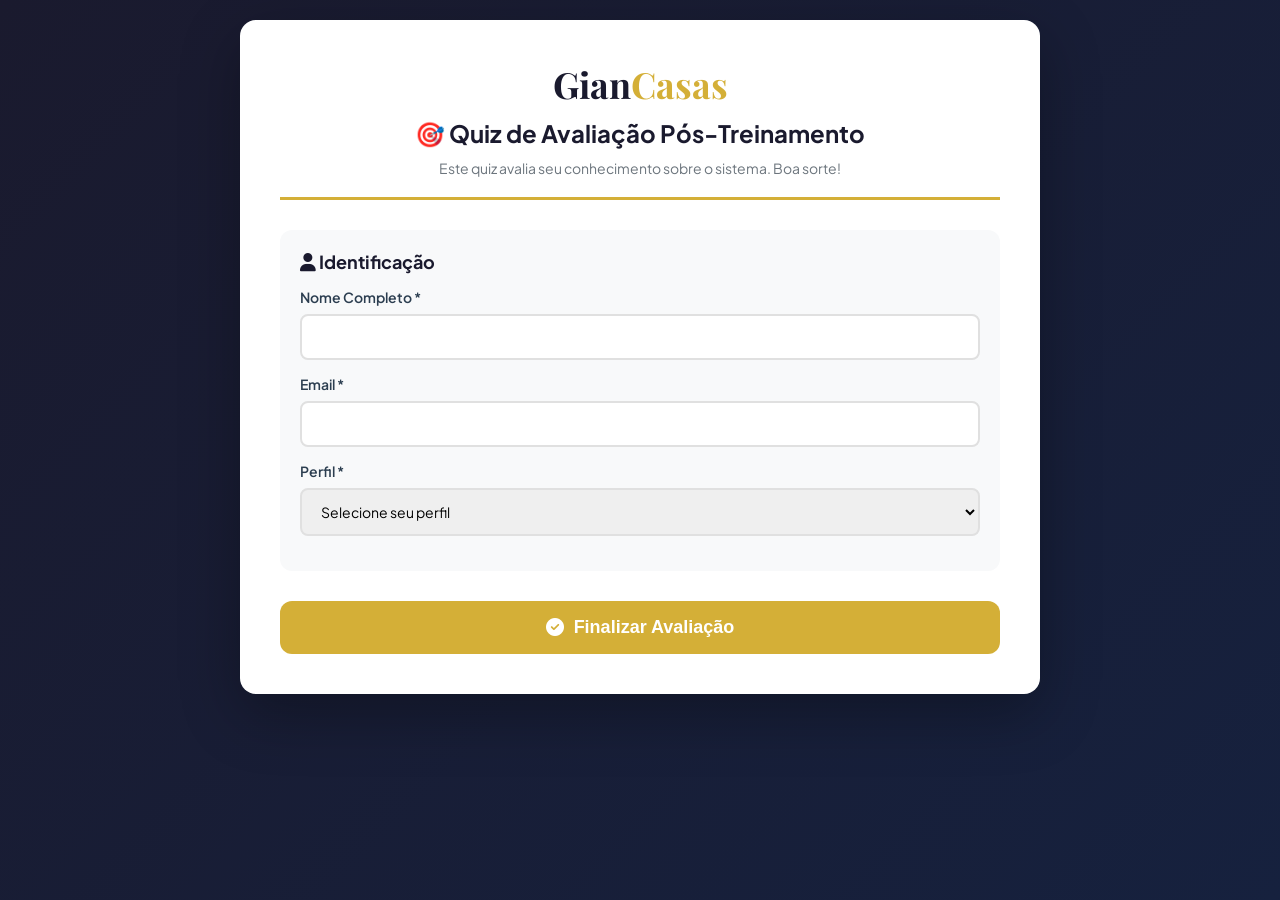
<file: quiz.html>
<!DOCTYPE html>
<html lang="pt-BR">
<head>
    <meta charset="UTF-8">
    <meta name="viewport" content="width=device-width, initial-scale=1.0">
    <title>Quiz de Avaliação - Sistema Gian Casas</title>
    <link rel="preconnect" href="https://fonts.googleapis.com">
    <link rel="preconnect" href="https://fonts.gstatic.com" crossorigin>
    <link href="https://fonts.googleapis.com/css2?family=Playfair+Display:wght@400;700;900&family=Plus+Jakarta+Sans:wght@300;400;500;600;700;800&display=swap" rel="stylesheet">
    <link rel="stylesheet" href="https://cdnjs.cloudflare.com/ajax/libs/font-awesome/6.4.0/css/all.min.css">
    <style>
        * { margin: 0; padding: 0; box-sizing: border-box; }
        body {
            font-family: 'Plus Jakarta Sans', sans-serif;
            background: linear-gradient(135deg, #1a1a2e 0%, #16213e 100%);
            min-height: 100vh;
            padding: 20px;
        }
        .quiz-container {
            max-width: 800px;
            margin: 0 auto;
            background: white;
            border-radius: 16px;
            padding: 40px;
            box-shadow: 0 20px 60px rgba(0,0,0,0.3);
        }
        .quiz-header {
            text-align: center;
            margin-bottom: 30px;
            padding-bottom: 20px;
            border-bottom: 3px solid #d4af37;
        }
        .quiz-logo {
            font-family: 'Playfair Display', serif;
            font-size: 36px;
            color: #1a1a2e;
            margin-bottom: 10px;
        }
        .quiz-logo span { color: #d4af37; }
        .quiz-header h2 {
            color: #1a1a2e;
            font-size: 24px;
            margin-bottom: 10px;
        }
        .quiz-header p {
            color: #6c757d;
            font-size: 14px;
        }
        .user-info {
            background: #f8f9fa;
            padding: 20px;
            border-radius: 12px;
            margin-bottom: 30px;
        }
        .user-info h3 {
            color: #1a1a2e;
            margin-bottom: 15px;
            font-size: 18px;
        }
        .user-info .form-group {
            margin-bottom: 15px;
        }
        .user-info label {
            display: block;
            font-weight: 600;
            margin-bottom: 8px;
            color: #2c3e50;
            font-size: 14px;
        }
        .user-info input, .user-info select {
            width: 100%;
            padding: 12px 15px;
            border: 2px solid #e0e0e0;
            border-radius: 8px;
            font-size: 14px;
            font-family: inherit;
        }
        .user-info input:focus, .user-info select:focus {
            outline: none;
            border-color: #d4af37;
        }
        .question {
            background: #f8f9fa;
            padding: 25px;
            border-radius: 12px;
            margin-bottom: 20px;
            border-left: 4px solid #d4af37;
        }
        .question-number {
            background: #d4af37;
            color: white;
            padding: 5px 12px;
            border-radius: 20px;
            font-size: 12px;
            font-weight: 600;
            display: inline-block;
            margin-bottom: 10px;
        }
        .question-text {
            font-size: 16px;
            font-weight: 600;
            color: #1a1a2e;
            margin-bottom: 15px;
            line-height: 1.5;
        }
        .options {
            display: flex;
            flex-direction: column;
            gap: 10px;
        }
        .option {
            display: flex;
            align-items: center;
            gap: 10px;
            padding: 12px 15px;
            background: white;
            border: 2px solid #e0e0e0;
            border-radius: 8px;
            cursor: pointer;
            transition: all 0.3s ease;
        }
        .option:hover {
            border-color: #d4af37;
            background: #fff9e6;
        }
        .option input[type="radio"] {
            cursor: pointer;
            width: 18px;
            height: 18px;
        }
        .option label {
            cursor: pointer;
            flex: 1;
            color: #2c3e50;
        }
        .submit-btn {
            width: 100%;
            padding: 16px;
            background: #d4af37;
            color: white;
            border: none;
            border-radius: 12px;
            font-size: 18px;
            font-weight: 700;
            cursor: pointer;
            transition: all 0.3s ease;
            margin-top: 20px;
            display: flex;
            align-items: center;
            justify-content: center;
            gap: 10px;
        }
        .submit-btn:hover {
            background: #b8941f;
            transform: translateY(-2px);
        }
        .result-container {
            display: none;
            text-align: center;
            padding: 40px;
        }
        .result-icon {
            font-size: 80px;
            margin-bottom: 20px;
        }
        .result-icon.success { color: #28a745; }
        .result-icon.warning { color: #ffc107; }
        .result-icon.danger { color: #dc3545; }
        .result-score {
            font-size: 48px;
            font-weight: 800;
            color: #1a1a2e;
            margin-bottom: 10px;
        }
        .result-message {
            font-size: 18px;
            color: #6c757d;
            margin-bottom: 30px;
        }
        .result-details {
            background: #f8f9fa;
            padding: 20px;
            border-radius: 12px;
            text-align: left;
            margin-bottom: 20px;
        }
        .result-details h4 {
            color: #1a1a2e;
            margin-bottom: 15px;
        }
        .result-item {
            padding: 10px;
            margin-bottom: 10px;
            border-radius: 8px;
            display: flex;
            justify-content: space-between;
            align-items: center;
        }
        .result-item.correct {
            background: #d4edda;
            color: #155724;
        }
        .result-item.wrong {
            background: #f8d7da;
            color: #721c24;
        }
        .print-btn {
            padding: 12px 24px;
            background: #17a2b8;
            color: white;
            border: none;
            border-radius: 8px;
            cursor: pointer;
            font-weight: 600;
            margin-right: 10px;
        }
        .back-btn {
            padding: 12px 24px;
            background: #6c757d;
            color: white;
            border: none;
            border-radius: 8px;
            cursor: pointer;
            font-weight: 600;
        }
        @media (max-width: 768px) {
            .quiz-container { padding: 20px; }
            .quiz-logo { font-size: 28px; }
            .result-score { font-size: 36px; }
        }
    </style>
</head>
<body>
    <div class="quiz-container">
        <!-- HEADER -->
        <div class="quiz-header">
            <h1 class="quiz-logo">Gian<span>Casas</span></h1>
            <h2>🎯 Quiz de Avaliação Pós-Treinamento</h2>
            <p>Este quiz avalia seu conhecimento sobre o sistema. Boa sorte!</p>
        </div>

        <!-- FORMULÁRIO DO QUIZ -->
        <div id="quizForm">
            <!-- INFORMAÇÕES DO USUÁRIO -->
            <div class="user-info">
                <h3><i class="fa-solid fa-user"></i> Identificação</h3>
                <div class="form-group">
                    <label for="userName">Nome Completo *</label>
                    <input type="text" id="userName" required>
                </div>
                <div class="form-group">
                    <label for="userEmail">Email *</label>
                    <input type="email" id="userEmail" required>
                </div>
                <div class="form-group">
                    <label for="userPerfil">Perfil *</label>
                    <select id="userPerfil" required>
                        <option value="">Selecione seu perfil</option>
                        <option value="corretor">Corretor</option>
                        <option value="supervisor">Supervisor</option>
                        <option value="rh">RH</option>
                        <option value="financeiro">Financeiro</option>
                    </select>
                </div>
            </div>

            <!-- QUESTÕES -->
            <div id="questionsContainer"></div>

            <button class="submit-btn" onclick="submitQuiz()">
                <i class="fa-solid fa-check-circle"></i> Finalizar Avaliação
            </button>
        </div>

        <!-- RESULTADO -->
        <div class="result-container" id="resultContainer">
            <div class="result-icon" id="resultIcon"></div>
            <div class="result-score" id="resultScore"></div>
            <div class="result-message" id="resultMessage"></div>
            <div class="result-details" id="resultDetails"></div>
            <div>
                <button class="print-btn" onclick="window.print()">
                    <i class="fa-solid fa-print"></i> Imprimir Resultado
                </button>
                <button class="back-btn" onclick="location.reload()">
                    <i class="fa-solid fa-redo"></i> Fazer Novamente
                </button>
            </div>
        </div>
    </div>

    <script>
        // BANCO DE QUESTÕES
        const questions = [
            // QUESTÕES GERAIS (Todos os perfis)
            {
                perfil: 'todos',
                pergunta: 'Qual é a URL correta para acessar o sistema Gian Casas?',
                opcoes: [
                    'https://gian-casas.com',
                    'https://gian-casas-web.vercel.app/login.html',
                    'https://vercel.com/gian-casas',
                    'https://login.giancasas.com'
                ],
                correta: 1
            },
            {
                perfil: 'todos',
                pergunta: 'O que você deve fazer ao terminar de usar o sistema?',
                opcoes: [
                    'Fechar o navegador',
                    'Deixar a sessão aberta',
                    'Clicar em "Sair do Sistema" e confirmar',
                    'Minimizar a janela'
                ],
                correta: 2
            },
            {
                perfil: 'todos',
                pergunta: 'Se você esquecer sua senha, o que deve fazer?',
                opcoes: [
                    'Criar uma nova conta',
                    'Tentar senhas aleatórias',
                    'Entrar em contato com o Supervisor',
                    'Desistir de usar o sistema'
                ],
                correta: 2
            },

            // QUESTÕES DO CORRETOR
            {
                perfil: 'corretor',
                pergunta: 'No seu painel, onde você vê quantas visitas tem agendadas para hoje?',
                opcoes: [
                    'No rodapé da página',
                    'Na seção "Visitas Agendadas Hoje"',
                    'Nas notificações apenas',
                    'No menu superior'
                ],
                correta: 1
            },
            {
                perfil: 'corretor',
                pergunta: 'O que significa o status "Em Negociação" em uma proposta?',
                opcoes: [
                    'A proposta foi rejeitada',
                    'O cliente está avaliando a proposta',
                    'Está conversando sobre valores com o cliente',
                    'A venda foi concluída'
                ],
                correta: 2
            },
            {
                perfil: 'corretor',
                pergunta: 'Onde você vê o valor da sua comissão prevista?',
                opcoes: [
                    'Apenas no email',
                    'No card "Comissão prevista" e em cada proposta',
                    'Somente falando com o financeiro',
                    'Não é possível ver'
                ],
                correta: 1
            },
            {
                perfil: 'corretor',
                pergunta: 'O que aparece nas "Notificações" do seu painel?',
                opcoes: [
                    'Apenas mensagens de propaganda',
                    'Alertas de novas propostas, visitas confirmadas e documentos pendentes',
                    'Somente notícias da empresa',
                    'Publicidades de imóveis'
                ],
                correta: 1
            },

            // QUESTÕES DO SUPERVISOR/RH
            {
                perfil: 'supervisor',
                pergunta: 'Como você adiciona um novo funcionário ao sistema?',
                opcoes: [
                    'Enviando email para o TI',
                    'Clicando no botão "Adicionar Funcionário" no painel de Gestão de Equipe',
                    'Editando o código do sistema',
                    'Pedindo para o funcionário se cadastrar'
                ],
                correta: 1
            },
            {
                perfil: 'supervisor',
                pergunta: 'O que acontece quando você clica em "Remover" um funcionário?',
                opcoes: [
                    'O funcionário é deletado permanentemente',
                    'O funcionário fica inativo e perde acesso ao sistema',
                    'Nada acontece',
                    'O funcionário recebe um email de demissão'
                ],
                correta: 1
            },
            {
                perfil: 'supervisor',
                pergunta: 'Onde você vê o ranking da equipe?',
                opcoes: [
                    'No painel financeiro',
                    'Na seção "Ranking da Equipe" no painel do supervisor',
                    'No perfil de cada corretor',
                    'Não existe ranking'
                ],
                correta: 1
            },
            {
                perfil: 'supervisor',
                pergunta: 'Se um funcionário foi removido por engano, o que você pode fazer?',
                opcoes: [
                    'Nada, é irreversível',
                    'Clicar em "Reativar" ao lado do nome do funcionário',
                    'Criar uma nova conta para ele',
                    'Pedir para ele se cadastrar novamente'
                ],
                correta: 1
            },

            // QUESTÕES DO FINANCEIRO
            {
                perfil: 'financeiro',
                pergunta: 'Qual é o primeiro passo para pagar uma comissão?',
                opcoes: [
                    'Marcar como pago diretamente',
                    'Aprovar a comissão primeiro',
                    'Enviar email ao corretor',
                    'Cancelar a comissão'
                ],
                correta: 1
            },
            {
                perfil: 'financeiro',
                pergunta: 'O que significa o status "Aprovado" em uma comissão?',
                opcoes: [
                    'A comissão já foi paga',
                    'A comissão foi validada e está pronta para pagamento',
                    'A comissão foi cancelada',
                    'A comissão está pendente de análise'
                ],
                correta: 1
            },
            {
                perfil: 'financeiro',
                pergunta: 'Onde você vê o histórico de pagamentos já realizados?',
                opcoes: [
                    'Na seção "Comissões a Pagar"',
                    'Na seção "Histórico de Pagamentos"',
                    'No ranking da equipe',
                    'Nas notificações'
                ],
                correta: 1
            },
            {
                perfil: 'financeiro',
                pergunta: 'Como você filtra comissões por status?',
                opcoes: [
                    'Não é possível filtrar',
                    'Usando os botões "Todas", "Pendentes" e "Aprovadas"',
                    'Digitando no campo de busca',
                    'Falando com o supervisor'
                ],
                correta: 1
            }
        ];

        // FILTRAR QUESTÕES CONFORME PERFIL SELECIONADO
        function getQuestionsForPerfil(perfil) {
            return questions.filter(q => q.perfil === 'todos' || q.perfil === perfil);
        }

        // RENDERIZAR QUESTÕES
        function renderQuestions(perfil) {
            const container = document.getElementById('questionsContainer');
            const perfilQuestions = getQuestionsForPerfil(perfil);
            
            container.innerHTML = perfilQuestions.map((q, index) => `
                <div class="question">
                    <span class="question-number">Questão ${index + 1}</span>
                    <div class="question-text">${q.pergunta}</div>
                    <div class="options">
                        ${q.opcoes.map((opcao, opIndex) => `
                            <div class="option">
                                <input type="radio" name="q${index}" id="q${index}_${opIndex}" value="${opIndex}" required>
                                <label for="q${index}_${opIndex}">${opcao}</label>
                            </div>
                        `).join('')}
                    </div>
                </div>
            `).join('');
        }

        // ATUALIZAR QUESTÕES QUANDO PERFIL MUDA
        document.getElementById('userPerfil').addEventListener('change', function() {
            const perfil = this.value;
            if (perfil) {
                renderQuestions(perfil);
            } else {
                document.getElementById('questionsContainer').innerHTML = '';
            }
        });

        // SUBMETER QUIZ
        function submitQuiz() {
            const nome = document.getElementById('userName').value.trim();
            const email = document.getElementById('userEmail').value.trim();
            const perfil = document.getElementById('userPerfil').value;

            // Validação
            if (!nome || !email || !perfil) {
                alert('⚠️ Por favor, preencha todos os campos de identificação!');
                return;
            }

            const perfilQuestions = getQuestionsForPerfil(perfil);
            let acertos = 0;
            let detalhes = [];

            // Verificar respostas
            for (let i = 0; i < perfilQuestions.length; i++) {
                const q = perfilQuestions[i];
                const respostaSelecionada = document.querySelector(`input[name="q${i}"]:checked`);
                
                if (!respostaSelecionada) {
                    alert(`⚠️ Por favor, responda a Questão ${i + 1}!`);
                    return;
                }

                const respostaValor = parseInt(respostaSelecionada.value);
                const correta = respostaValor === q.correta;
                
                if (correta) acertos++;
                
                detalhes.push({
                    pergunta: q.pergunta,
                    respostaUsuario: q.opcoes[respostaValor],
                    respostaCorreta: q.opcoes[q.correta],
                    correta: correta
                });
            }

            // Calcular porcentagem
            const porcentagem = Math.round((acertos / perfilQuestions.length) * 100);
            
            // Salvar resultado no localStorage
            const resultado = {
                nome,
                email,
                perfil,
                acertos,
                total: perfilQuestions.length,
                porcentagem,
                detalhes,
                data: new Date().toISOString()
            };

            // Salvar no localStorage (supervisor pode consultar depois)
            const resultadosSalvos = JSON.parse(localStorage.getItem('quizResultados') || '[]');
            resultadosSalvos.push(resultado);
            localStorage.setItem('quizResultados', JSON.stringify(resultadosSalvos));

            // Mostrar resultado
            mostrarResultado(resultado);
        }

        // MOSTRAR RESULTADO
        function mostrarResultado(resultado) {
            document.getElementById('quizForm').style.display = 'none';
            document.getElementById('resultContainer').style.display = 'block';

            const icon = document.getElementById('resultIcon');
            const score = document.getElementById('resultScore');
            const message = document.getElementById('resultMessage');
            const details = document.getElementById('resultDetails');

            // Ícone e mensagem conforme desempenho
            if (resultado.porcentagem >= 80) {
                icon.className = 'result-icon success';
                icon.innerHTML = '<i class="fa-solid fa-trophy"></i>';
                message.textContent = '🎉 Excelente! Você está pronto para usar o sistema!';
            } else if (resultado.porcentagem >= 60) {
                icon.className = 'result-icon warning';
                icon.innerHTML = '<i class="fa-solid fa-check-circle"></i>';
                message.textContent = '👍 Bom! Mas revise alguns pontos do treinamento.';
            } else {
                icon.className = 'result-icon danger';
                icon.innerHTML = '<i class="fa-solid fa-exclamation-triangle"></i>';
                message.textContent = '⚠️ Atenção! Recomendamos refazer o treinamento.';
            }

            score.textContent = `${resultado.porcentagem}%`;

            // Detalhes das respostas
            let detailsHTML = '<h4><i class="fa-solid fa-list-check"></i> Detalhamento das Respostas:</h4>';
            detailsHTML += `<p><strong>Nome:</strong> ${resultado.nome}</p>`;
            detailsHTML += `<p><strong>Perfil:</strong> ${resultado.perfil}</p>`;
            detailsHTML += `<p><strong>Data:</strong> ${new Date(resultado.data).toLocaleString('pt-BR')}</p>`;
            detailsHTML += `<p><strong>Acertos:</strong> ${resultado.acertos} de ${resultado.total}</p>`;
            detailsHTML += '<hr style="margin: 15px 0;">';

            resultado.detalhes.forEach((d, i) => {
                detailsHTML += `
                    <div class="result-item ${d.correta ? 'correct' : 'wrong'}">
                        <div>
                            <strong>Questão ${i + 1}:</strong> ${d.correta ? '✅ Correta' : '❌ Errada'}<br>
                            <small>Sua resposta: ${d.respostaUsuario}</small><br>
                            ${!d.correta ? `<small>Resposta correta: ${d.respostaCorreta}</small>` : ''}
                        </div>
                    </div>
                `;
            });

            details.innerHTML = detailsHTML;

            // Scroll para o topo
            window.scrollTo(0, 0);
        }
    </script>
</body>
</html>
</file>
<file: css/style.css>
/* ============================================
   GIAN CASAS - ESTILOS RESPONSIVOS
   Mobile + Tablet + Desktop
   ============================================ */

:root {
    --primary: #1a1a2e;
    --secondary: #16213e;
    --accent: #d4af37;
    --accent-hover: #b8941f;
    --text-dark: #2c3e50;
    --text-light: #6c757d;
    --bg-light: #f8f9fa;
    --white: #ffffff;
    --shadow: 0 4px 6px rgba(0, 0, 0, 0.1);
    --shadow-lg: 0 10px 25px rgba(0, 0, 0, 0.15);
    --transition: all 0.3s ease;
}

* {
    margin: 0;
    padding: 0;
    box-sizing: border-box;
}

body {
    font-family: 'Plus Jakarta Sans', sans-serif;
    color: var(--text-dark);
    line-height: 1.6;
    overflow-x: hidden;
    background: var(--bg-light);
}

h1, h2, h3, h4, h5, h6 {
    font-family: 'Playfair Display', serif;
    font-weight: 700;
}

.container {
    width: 100%;
    max-width: 1200px;
    margin: 0 auto;
    padding: 0 20px;
}

a {
    text-decoration: none;
    color: inherit;
    transition: var(--transition);
}

img {
    max-width: 100%;
    height: auto;
    display: block;
}

/* ============================================
   HEADER
   ============================================ */

header {
    background: var(--white);
    box-shadow: var(--shadow);
    position: sticky;
    top: 0;
    z-index: 1000;
    transition: var(--transition);
}

header.scrolled {
    box-shadow: var(--shadow-lg);
}

.nav-container {
    display: flex;
    justify-content: space-between;
    align-items: center;
    position: relative;
    height: 65px;
}

.brand {
    display: flex;
    align-items: center;
    gap: 10px;
}

.brand h1 {
    font-size: 24px;
    color: var(--primary);
}

.brand h1 span {
    color: var(--accent);
}

.desktop-nav {
    display: flex;
    align-items: center;
    gap: 30px;
}

.nav-link {
    font-weight: 500;
    color: var(--text-dark);
    position: relative;
    padding: 5px 0;
}

.nav-link::after {
    content: '';
    position: absolute;
    bottom: 0;
    left: 0;
    width: 0;
    height: 2px;
    background: var(--accent);
    transition: var(--transition);
}

.nav-link:hover::after,
.nav-link.active::after {
    width: 100%;
}

.nav-link:hover,
.nav-link.active {
    color: var(--accent);
}

.mobile-nav-toggle {
    display: none;
    background: none;
    border: none;
    font-size: 28px;
    cursor: pointer;
    color: var(--primary);
    z-index: 1001;
}

.mobile-menu {
    display: none;
    position: fixed;
    top: 0;
    left: -100%;
    width: 80%;
    max-width: 300px;
    height: 100vh;
    background: var(--primary);
    padding: 100px 30px 30px;
    transition: left 0.3s ease;
    z-index: 1000;
    box-shadow: 2px 0 10px rgba(0,0,0,0.3);
}

.mobile-menu.active {
    left: 0;
}

.mobile-menu a {
    display: block;
    color: var(--white);
    font-size: 18px;
    padding: 15px 0;
    border-bottom: 1px solid rgba(255,255,255,0.1);
}

.mobile-menu a:hover {
    color: var(--accent);
    padding-left: 10px;
}

/* ============================================
   PAGE HEADER
   ============================================ */

.page-header {
    background: linear-gradient(135deg, var(--primary) 0%, var(--secondary) 100%);
    color: var(--white);
    padding: 80px 0 60px;
    text-align: center;
}

.page-header h1 {
    font-size: 48px;
    margin-bottom: 15px;
}

.page-header p {
    font-size: 18px;
    opacity: 0.9;
    max-width: 600px;
    margin: 0 auto;
}

/* ============================================
   FILTROS
   ============================================ */

.filter-section {
    background: var(--white);
    padding: 30px;
    border-radius: 12px;
    box-shadow: var(--shadow-lg);
    margin-top: -40px;
    margin-bottom: 50px;
}

.filter-grid {
    display: grid;
    grid-template-columns: repeat(4, 1fr);
    gap: 20px;
}

.filter-group label {
    display: block;
    font-weight: 600;
    margin-bottom: 8px;
    color: var(--text-dark);
    font-size: 14px;
}

.filter-group select,
.filter-group input {
    width: 100%;
    padding: 12px 15px;
    border: 2px solid #e0e0e0;
    border-radius: 8px;
    font-size: 14px;
    transition: var(--transition);
    font-family: inherit;
}

.filter-group select:focus,
.filter-group input:focus {
    outline: none;
    border-color: var(--accent);
}

/* ============================================
   BOTÕES
   ============================================ */

.btn {
    display: inline-block;
    padding: 12px 30px;
    border-radius: 8px;
    font-weight: 600;
    text-align: center;
    cursor: pointer;
    transition: var(--transition);
    border: none;
    font-size: 14px;
}

.btn-primary {
    background: var(--accent);
    color: var(--white);
}

.btn-primary:hover {
    background: var(--accent-hover);
    transform: translateY(-2px);
    box-shadow: var(--shadow-lg);
}

.btn-secondary {
    background: transparent;
    color: var(--accent);
    border: 2px solid var(--accent);
}

.btn-secondary:hover {
    background: var(--accent);
    color: var(--white);
}

/* ============================================
   GRID DE IMÓVEIS
   ============================================ */

.properties-grid {
    display: grid;
    grid-template-columns: repeat(3, 1fr);
    gap: 30px;
}

.property-card {
    background: var(--white);
    border-radius: 12px;
    overflow: hidden;
    box-shadow: var(--shadow);
    transition: var(--transition);
    position: relative;
}

.property-card:hover {
    transform: translateY(-10px);
    box-shadow: var(--shadow-lg);
}

.property-tag {
    position: absolute;
    top: 15px;
    left: 15px;
    z-index: 10;
}

.badge {
    display: inline-block;
    padding: 6px 12px;
    border-radius: 20px;
    font-size: 12px;
    font-weight: 600;
    text-transform: uppercase;
}

.badge-gold {
    background: var(--accent);
    color: var(--white);
}

.property-image {
    position: relative;
    height: 250px;
    overflow: hidden;
}

.property-image img {
    width: 100%;
    height: 100%;
    object-fit: cover;
    transition: transform 0.5s ease;
}

.property-card:hover .property-image img {
    transform: scale(1.1);
}

.property-info {
    padding: 25px;
}

.property-type {
    color: var(--accent);
    font-size: 13px;
    font-weight: 600;
    text-transform: uppercase;
    margin-bottom: 8px;
}

.property-title {
    font-size: 22px;
    color: var(--primary);
    margin-bottom: 15px;
}

.property-details {
    display: flex;
    gap: 20px;
    margin-bottom: 20px;
    padding-bottom: 20px;
    border-bottom: 1px solid #e0e0e0;
}

.property-detail-item {
    display: flex;
    align-items: center;
    gap: 5px;
    font-size: 14px;
    color: var(--text-light);
}

.property-detail-item i {
    color: var(--accent);
}

.property-footer {
    display: flex;
    justify-content: space-between;
    align-items: center;
}

.property-price {
    font-size: 24px;
    font-weight: 700;
    color: var(--primary);
}

/* ============================================
   FOOTER
   ============================================ */

footer {
    background: var(--primary);
    color: var(--white);
    padding: 60px 0 30px;
    margin-top: 80px;
}

.footer-grid {
    display: grid;
    grid-template-columns: 2fr 1fr 1fr 1.5fr;
    gap: 40px;
    margin-bottom: 40px;
}

.footer-brand h2 {
    font-size: 32px;
    margin-bottom: 15px;
}

.footer-brand h2 span {
    color: var(--accent);
}

.footer-brand p {
    opacity: 0.8;
    line-height: 1.8;
    margin-bottom: 20px;
}

.footer-socials {
    display: flex;
    gap: 15px;
}

.social-icon {
    width: 40px;
    height: 40px;
    border-radius: 50%;
    background: rgba(255,255,255,0.1);
    display: flex;
    align-items: center;
    justify-content: center;
    transition: var(--transition);
    color: var(--white);
}

.social-icon:hover {
    background: var(--accent);
    transform: translateY(-3px);
}

.footer-col h3,
.footer-newsletter h3 {
    font-size: 18px;
    margin-bottom: 20px;
    color: var(--accent);
}

.footer-links {
    list-style: none;
}

.footer-links li {
    margin-bottom: 12px;
}

.footer-links a {
    opacity: 0.8;
    transition: var(--transition);
}

.footer-links a:hover {
    opacity: 1;
    color: var(--accent);
    padding-left: 5px;
}

.footer-links li i {
    margin-right: 8px;
    width: 20px;
}

.newsletter-form {
    display: flex;
    gap: 10px;
}

.newsletter-form input {
    flex: 1;
    padding: 12px 15px;
    border: none;
    border-radius: 8px;
    font-family: inherit;
}

.newsletter-form button {
    background: var(--accent);
    color: var(--white);
    border: none;
    padding: 12px 20px;
    border-radius: 8px;
    cursor: pointer;
    transition: var(--transition);
}

.newsletter-form button:hover {
    background: var(--accent-hover);
}

.footer-bottom {
    text-align: center;
    padding-top: 30px;
    border-top: 1px solid rgba(255,255,255,0.1);
    opacity: 0.7;
    font-size: 14px;
}

/* ============================================
   TABLET (até 1024px)
   ============================================ */

@media screen and (max-width: 1024px) {
    .properties-grid {
        grid-template-columns: repeat(2, 1fr);
    }
    
    .footer-grid {
        grid-template-columns: 1fr 1fr;
    }
    
    .filter-grid {
        grid-template-columns: repeat(2, 1fr);
    }
    
    .page-header h1 {
        font-size: 40px;
    }
}

/* ============================================
   MOBILE (até 768px)
   ============================================ */

@media screen and (max-width: 768px) {
    .mobile-nav-toggle {
        display: block;
    }
    
    .desktop-nav {
        display: none;
    }
    
    .mobile-menu {
        display: block;
    }
    
    .nav-container {
        padding: 15px 20px;
    }
    
    .brand h1 {
        font-size: 20px;
    }
    
    .page-header {
        padding: 60px 0 40px;
    }
    
    .page-header h1 {
        font-size: 28px;
    }
    
    .page-header p {
        font-size: 16px;
        padding: 0 20px;
    }
    
    .filter-section {
        padding: 20px;
        margin-top: -30px;
    }
    
    .filter-grid {
        grid-template-columns: 1fr;
        gap: 15px;
    }
    
    .properties-grid {
        grid-template-columns: 1fr;
        gap: 20px;
    }
    
    .property-image {
        height: 200px;
    }
    
    .property-info {
        padding: 20px;
    }
    
    .property-title {
        font-size: 18px;
    }
    
    .property-price {
        font-size: 20px;
    }
    
    .property-details {
        flex-wrap: wrap;
        gap: 15px;
    }
    
    .property-footer {
        flex-direction: column;
        gap: 15px;
        align-items: flex-start;
    }
    
    .footer-grid {
        grid-template-columns: 1fr;
        gap: 30px;
    }
    
    .footer-brand h2 {
        font-size: 24px;
    }
    
    .newsletter-form {
        flex-direction: column;
    }
    
    .container {
        padding: 0 15px;
    }
}

/* ============================================
   MOBILE PEQUENO (até 480px)
   ============================================ */

@media screen and (max-width: 480px) {
    .page-header h1 {
        font-size: 24px;
    }
    
    .page-header p {
        font-size: 14px;
    }
    
    .property-title {
        font-size: 16px;
    }
    
    .property-price {
        font-size: 18px;
    }
    
    .btn {
        padding: 10px 20px;
        font-size: 13px;
    }
}
</file>
